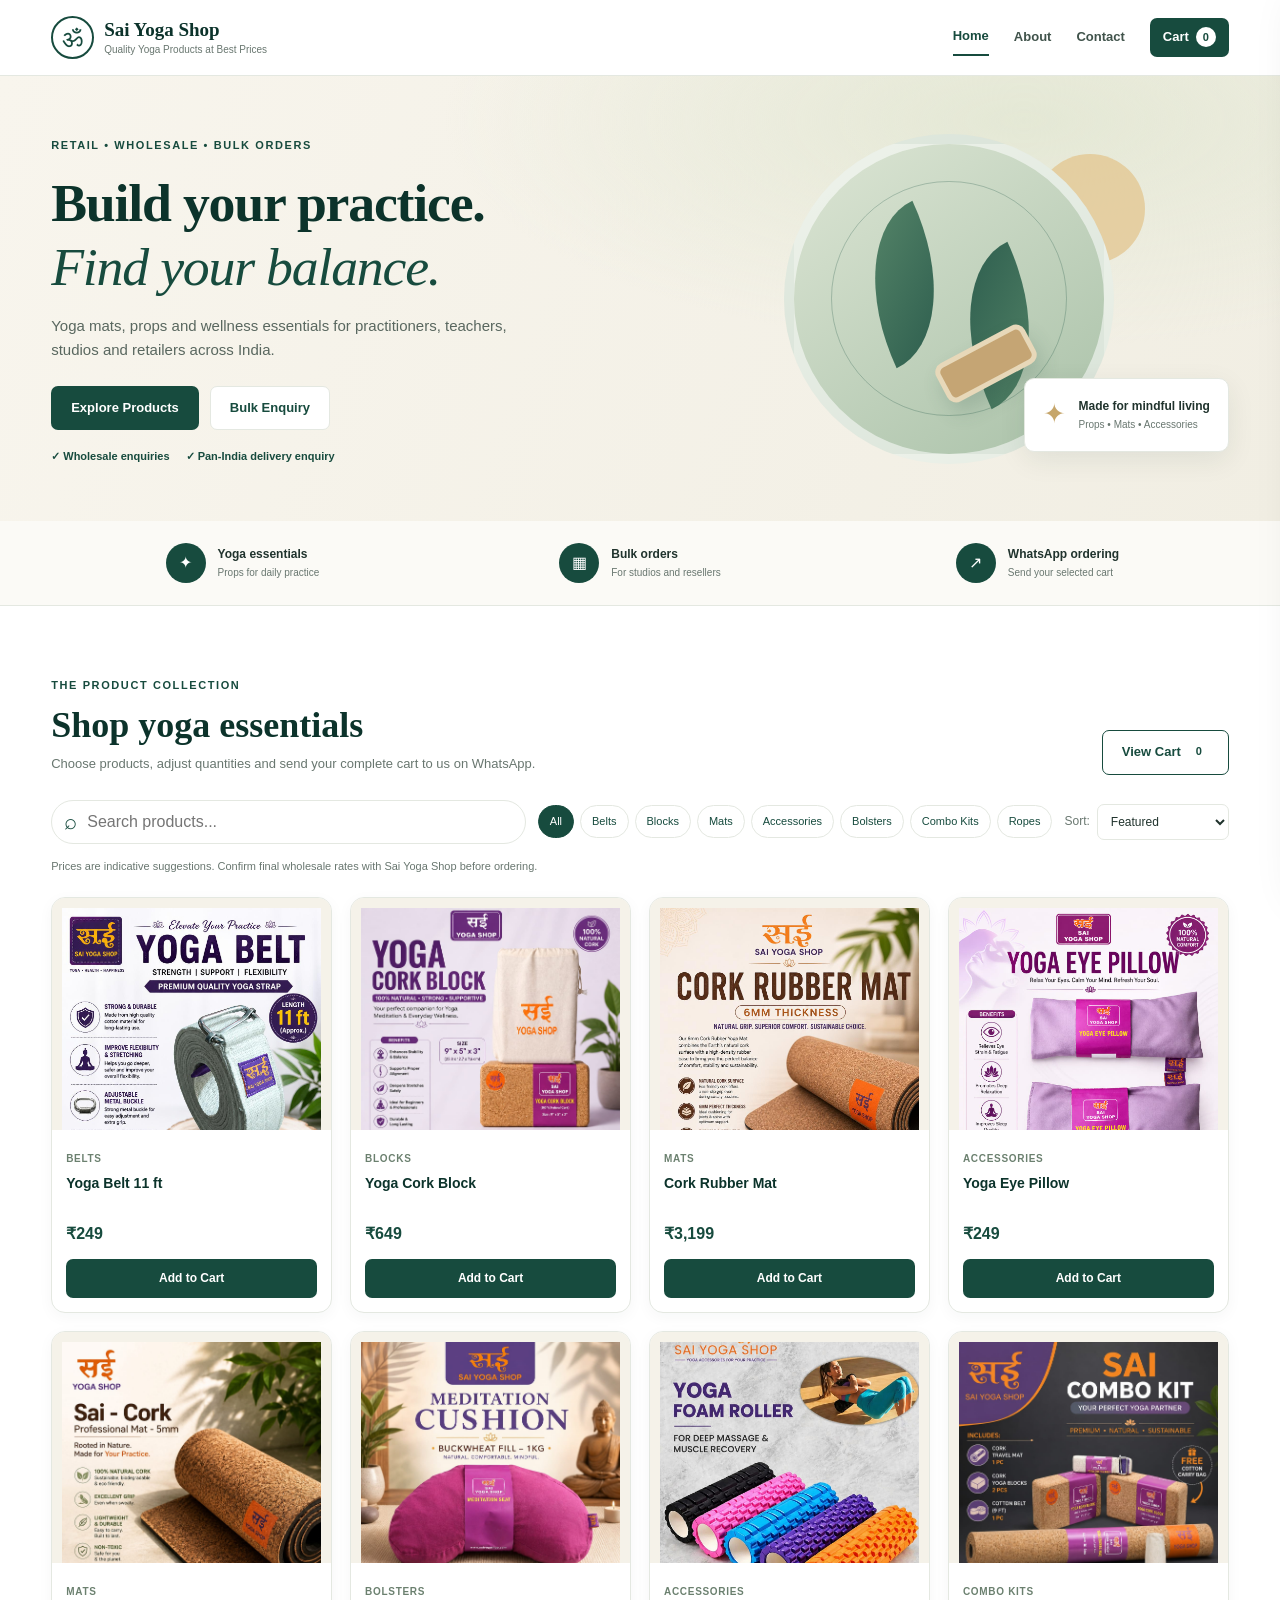
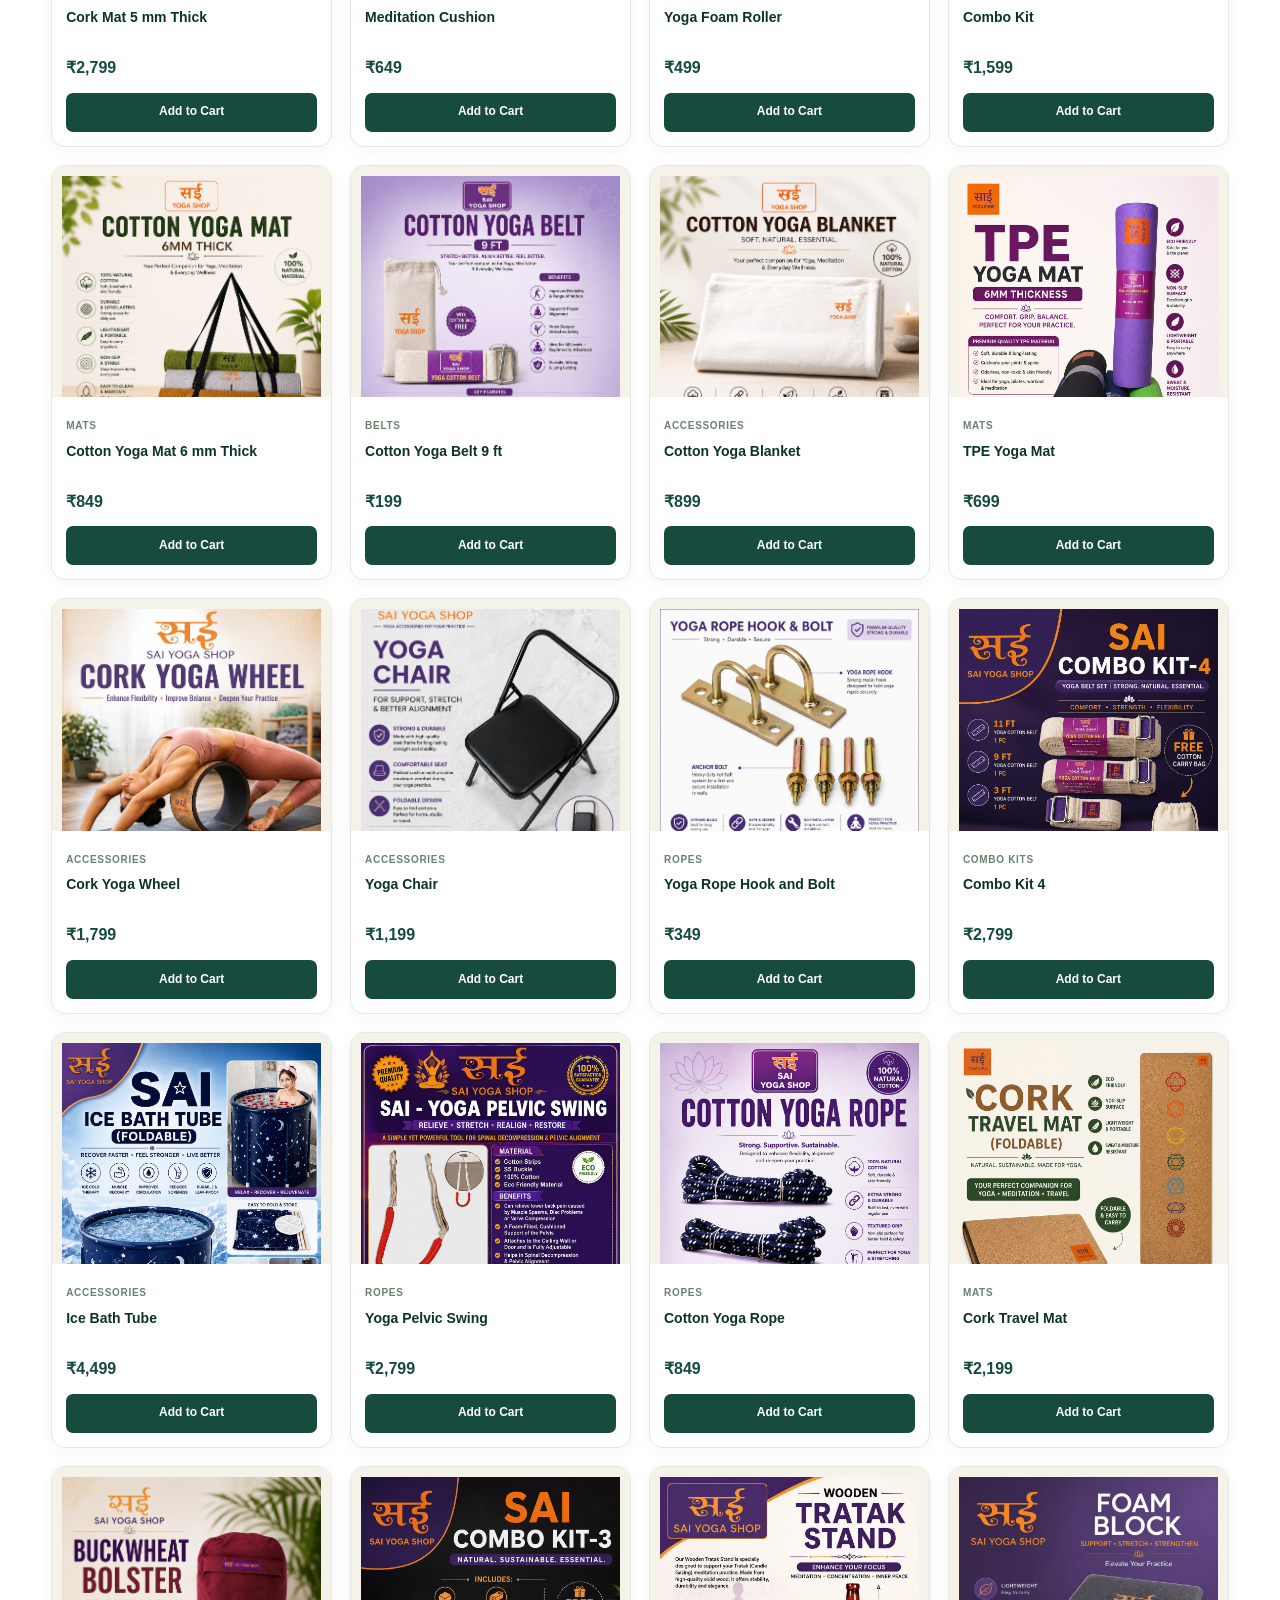
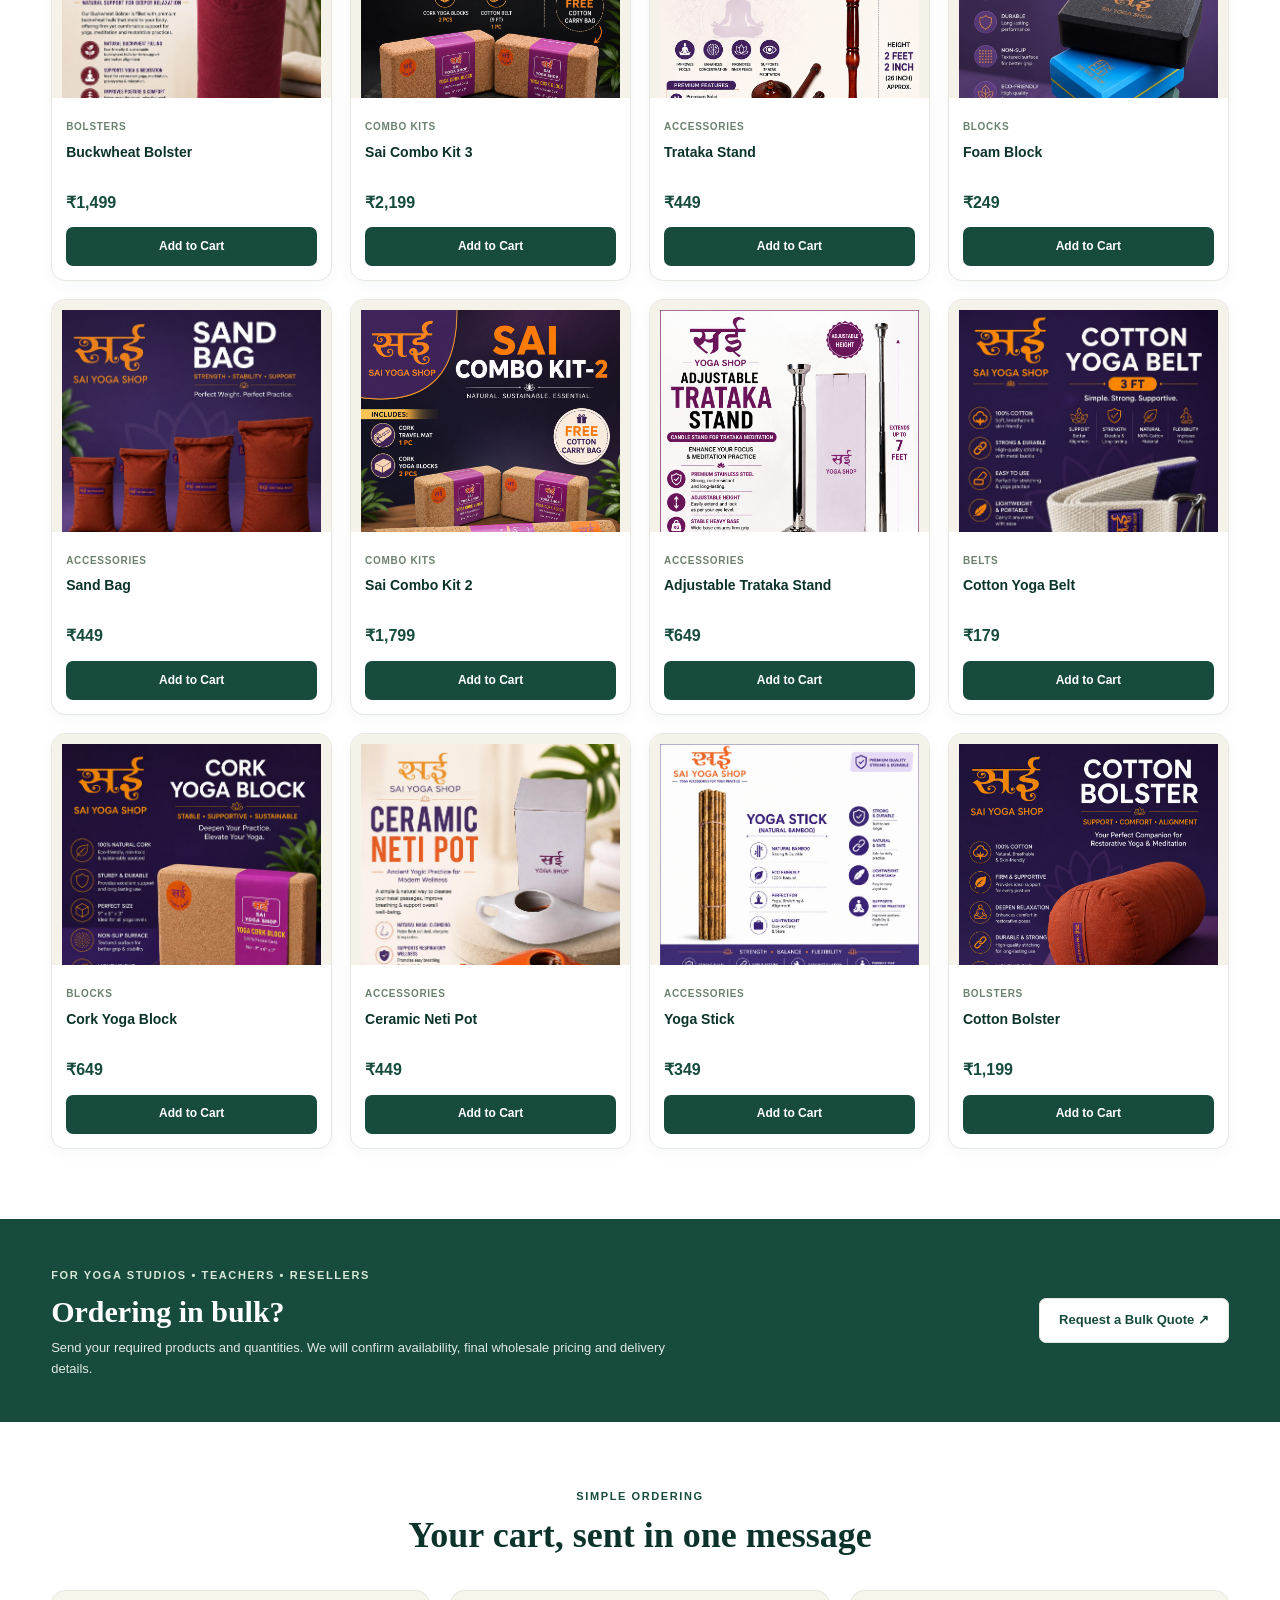
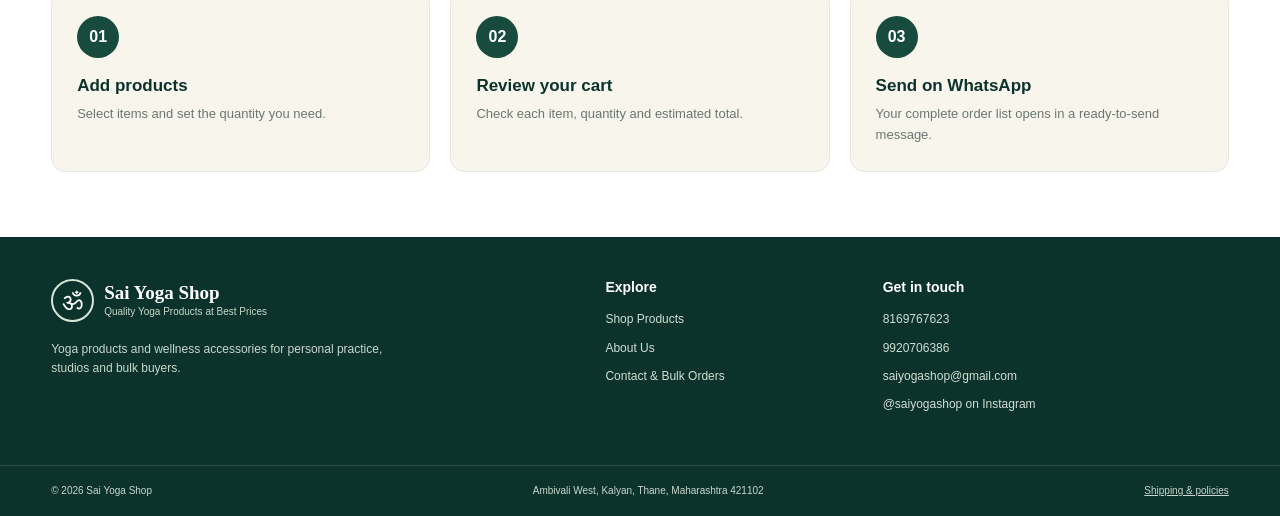
<file: index.html>
<!DOCTYPE html>
<html lang="en">
<head>
  <meta name="google-site-verification" content="GkDNi9QObpPlBnUnGCNZJ4CNU-qrolPEDbFaismxnP0" />
  <meta charset="UTF-8">
  <meta name="viewport" content="width=device-width, initial-scale=1.0">
  <meta name="theme-color" content="#174b3e">
  <meta name="description" content="Shop yoga mats, yoga props, meditation accessories and wholesale yoga products from Sai Yoga Shop.">
  <meta name="keywords" content="Sai Yoga Shop, yoga products wholesale, yoga mats, yoga props, bulk yoga products India">
  <title>Sai Yoga Shop | Yoga Products & Wholesale</title>
  <link rel="canonical" href="https://saiyogashop.com/">
  <link rel="stylesheet" href="style.css">
</head>

<body>

<header class="site-header">
  <a class="brand" href="index.html" aria-label="Sai Yoga Shop Home">
    <span class="brand-mark">ॐ</span>
    <span>
      <strong>Sai Yoga Shop</strong>
      <small>Quality Yoga Products at Best Prices</small>
    </span>
  </a>

  <button class="menu-toggle" id="menuToggle"
    aria-label="Toggle navigation" aria-expanded="false">☰</button>

  <nav class="main-nav" id="mainNav">
    <a class="active" href="index.html">Home</a>
    <a href="about.html">About</a>
    <a href="contact.html">Contact</a>
    <button class="nav-cart" id="openCartNav" type="button">
      Cart <span id="navCartCount">0</span>
    </button>
  </nav>
</header>

<main>

  <section class="hero">
    <div class="hero-copy">
      <span class="eyebrow">RETAIL • WHOLESALE • BULK ORDERS</span>
      <h1>Build your practice.<br><em>Find your balance.</em></h1>

      <p>
        Yoga mats, props and wellness essentials for practitioners,
        teachers, studios and retailers across India.
      </p>

      <div class="hero-actions">
        <a class="btn btn-primary" href="#shop">Explore Products</a>
        <a class="btn btn-light" href="contact.html">Bulk Enquiry</a>
      </div>

      <div class="hero-trust">
        <span>✓ Wholesale enquiries</span>
        <span>✓ Pan-India delivery enquiry</span>
      </div>
    </div>

    <div class="hero-art" aria-label="Yoga inspired artwork">
      <div class="sun"></div>
      <div class="hero-circle">
        <div class="leaf leaf-one"></div>
        <div class="leaf leaf-two"></div>
        <div class="mat-roll"></div>
      </div>

      <div class="hero-note">
        <span class="note-icon">✦</span>
        <span>
          <b>Made for mindful living</b>
          <small>Props • Mats • Accessories</small>
        </span>
      </div>
    </div>
  </section>

  <section class="benefits">
    <div>
      <span class="benefit-icon">✦</span>
      <span>
        <b>Yoga essentials</b>
        <small>Props for daily practice</small>
      </span>
    </div>

    <div>
      <span class="benefit-icon">▦</span>
      <span>
        <b>Bulk orders</b>
        <small>For studios and resellers</small>
      </span>
    </div>

    <div>
      <span class="benefit-icon">↗</span>
      <span>
        <b>WhatsApp ordering</b>
        <small>Send your selected cart</small>
      </span>
    </div>
  </section>

  <section class="shop-section section-wrap" id="shop">
    <div class="section-heading">
      <div>
        <span class="eyebrow">THE PRODUCT COLLECTION</span>
        <h2>Shop yoga essentials</h2>
        <p>
          Choose products, adjust quantities and send your complete
          cart to us on WhatsApp.
        </p>
      </div>

      <button class="btn btn-outline" id="openCartTop" type="button">
        View Cart <span id="topCartCount">0</span>
      </button>
    </div>

    <div class="shop-tools">
      <label class="search-box">
        <span>⌕</span>
        <input type="search" id="productSearch"
          placeholder="Search products..." aria-label="Search products">
      </label>

      <div class="category-pills" id="categoryFilters"
        aria-label="Filter products"></div>

      <label class="sort-select">
        <span>Sort:</span>
        <select id="sortProducts">
          <option value="default">Featured</option>
          <option value="low">Price: low to high</option>
          <option value="high">Price: high to low</option>
          <option value="az">Name: A–Z</option>
        </select>
      </label>
    </div>

    <p class="price-note">
      Prices are indicative suggestions. Confirm final wholesale rates
      with Sai Yoga Shop before ordering.
    </p>

    <div class="product-grid" id="productGrid" aria-live="polite"></div>

    <div class="no-results hidden" id="noResults">
      No products found. Try another search or category.
    </div>
  </section>

  <section class="bulk-banner">
    <div>
      <span class="eyebrow">FOR YOGA STUDIOS • TEACHERS • RESELLERS</span>
      <h2>Ordering in bulk?</h2>
      <p>
        Send your required products and quantities. We will confirm
        availability, final wholesale pricing and delivery details.
      </p>
    </div>

    <a class="btn btn-light" href="contact.html">
      Request a Bulk Quote ↗
    </a>
      </section>
      
  <section class="how-section section-wrap">
    <div class="section-heading centered">
      <div>
        <span class="eyebrow">SIMPLE ORDERING</span>
        <h2>Your cart, sent in one message</h2>
      </div>
    </div>

    <div class="steps-grid">
      <article>
        <span>01</span>
        <h3>Add products</h3>
        <p>Select items and set the quantity you need.</p>
      </article>

      <article>
        <span>02</span>
        <h3>Review your cart</h3>
        <p>Check each item, quantity and estimated total.</p>
      </article>

      <article>
        <span>03</span>
        <h3>Send on WhatsApp</h3>
        <p>Your complete order list opens in a ready-to-send message.</p>
      </article>
    </div>
  </section>

</main>

<footer class="site-footer">
  <div class="footer-main">

    <div class="footer-brand">
      <a class="brand brand-light" href="index.html">
        <span class="brand-mark">ॐ</span>
        <span>
          <strong>Sai Yoga Shop</strong>
          <small>Quality Yoga Products at Best Prices</small>
        </span>
      </a>

      <p>
        Yoga products and wellness accessories for personal practice,
        studios and bulk buyers.
      </p>
    </div>

    <div>
      <h3>Explore</h3>
      <a href="index.html#shop">Shop Products</a>
      <a href="about.html">About Us</a>
      <a href="contact.html">Contact & Bulk Orders</a>
    </div>

    <div>
      <h3>Get in touch</h3>
      <a href="tel:+918169767623">8169767623</a>
      <a href="tel:+919920706386">9920706386</a>
      <a href="mailto:saiyogashop@gmail.com">
        saiyogashop@gmail.com
      </a>
      <a href="https://www.instagram.com/saiyogashop/"
         target="_blank" rel="noopener">
        @saiyogashop on Instagram
      </a>
    </div>

  </div>

  <div class="footer-bottom">
    <span>© <span id="year"></span> Sai Yoga Shop</span>
    <span>Ambivali West, Kalyan, Thane, Maharashtra 421102</span>
    <a href="contact.html#policies">Shipping & policies</a>
  </div>
</footer>

<div class="cart-overlay" id="cartOverlay"></div>

<aside class="cart-drawer" id="cartDrawer"
  aria-label="Shopping cart" aria-hidden="true">

  <div class="cart-header">
    <div>
      <span class="eyebrow">YOUR SELECTION</span>
      <h2>Your Cart <span id="drawerCartCount">(0)</span></h2>
    </div>

    <button class="icon-button" id="closeCart"
      aria-label="Close cart">×</button>
  </div>

  <div class="cart-items" id="cartItems"></div>

  <div class="cart-empty" id="cartEmpty">
    <span>🛒</span>
    <h3>Your cart is empty</h3>
    <p>Add products to prepare your order.</p>
    <button class="btn btn-primary" id="continueShopping">
      Explore products
    </button>
  </div>

  <div class="cart-summary" id="cartSummary">
    <div class="summary-line">
      <span>Items subtotal</span>
      <strong id="cartSubtotal">₹0</strong>
    </div>

    <p>
      Shipping, bulk discounts and final rates are confirmed by the shop
      before payment.
    </p>

    <label class="field-label" for="customerName">
      Your name (optional)
    </label>
    <input id="customerName" class="field-input"
      placeholder="Enter your name">

    <label class="field-label" for="orderNotes">
      Order notes (optional)
    </label>
    <textarea id="orderNotes" class="field-input" rows="2"
      placeholder="City, bulk requirements, etc."></textarea>

    <button class="btn btn-whatsapp full-width" id="checkoutWhatsApp">
      Send order on WhatsApp ↗
    </button>

    <div class="secondary-order">
      <a id="whatsappSecond" href="https://wa.me/919920706386"
        target="_blank" rel="noopener">
        Use alternate WhatsApp number
      </a>
    </div>
  </div>

</aside>

<div class="toast" id="toast" role="status" aria-live="polite"></div>

<script src="script.js"></script>
</body>
</html>
</file>
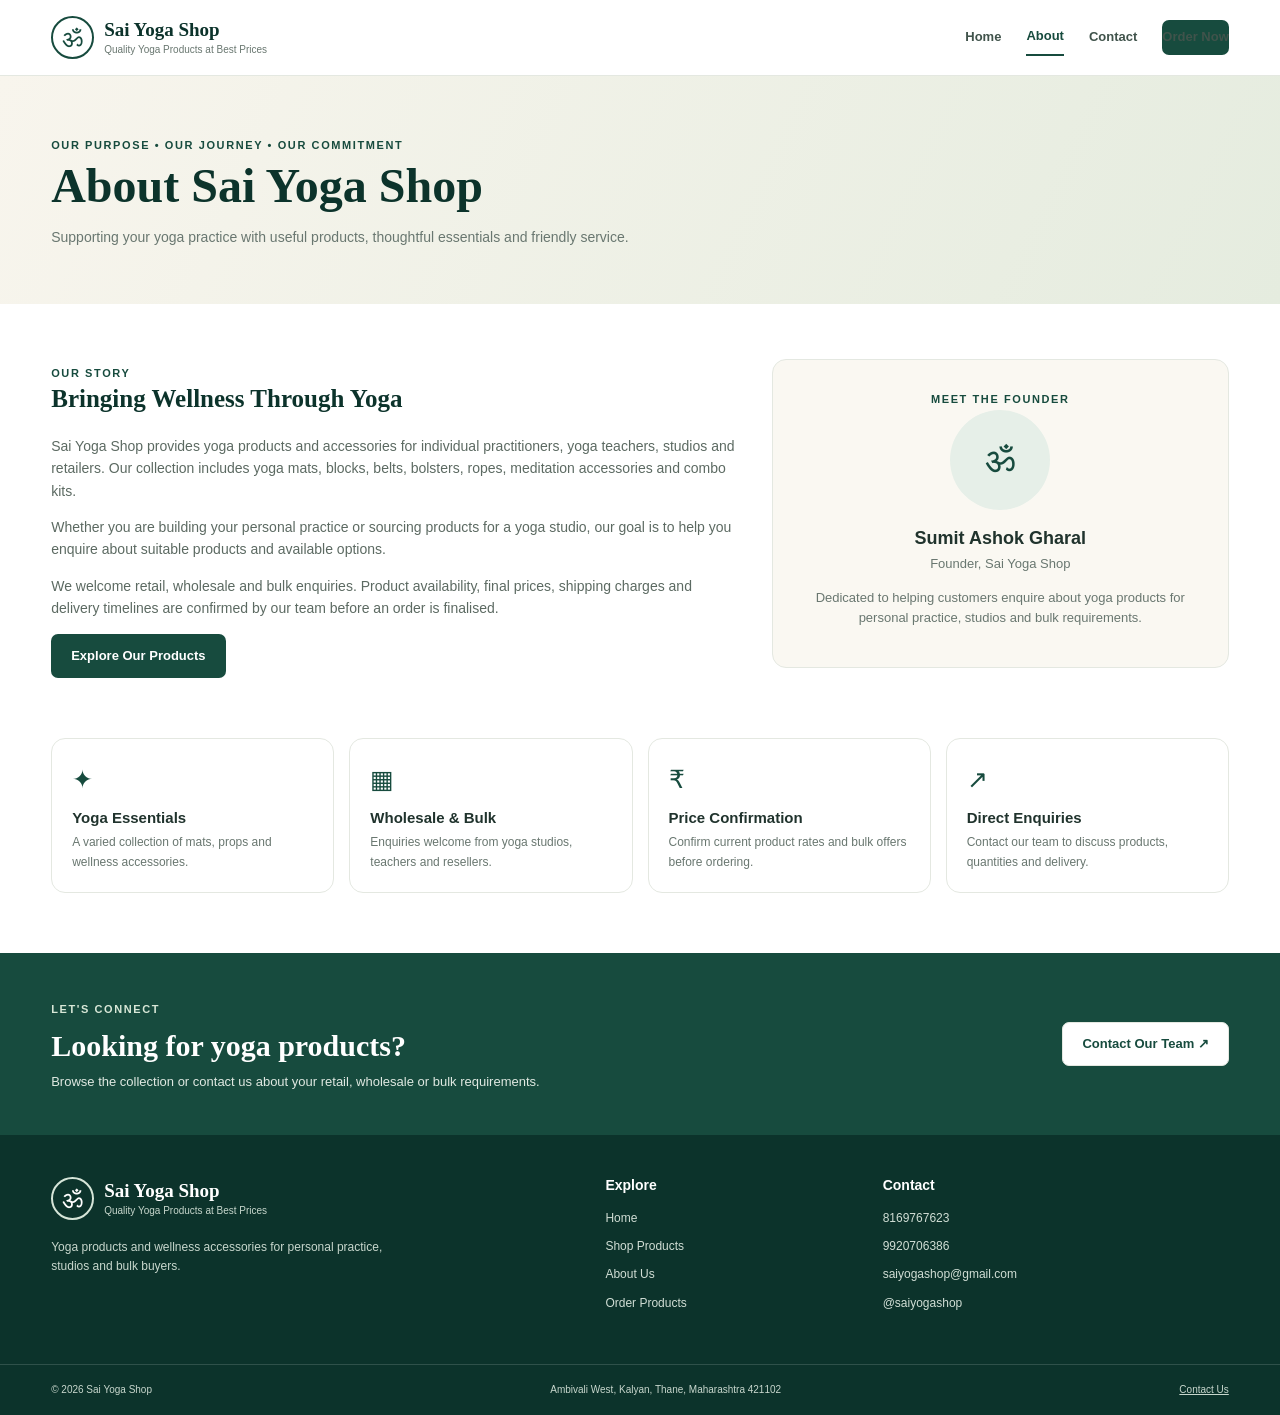
<file: about.html>
<!DOCTYPE html>
<html lang="en">
<head>
  <meta charset="UTF-8">
  <meta name="viewport" content="width=device-width, initial-scale=1.0">
  <meta name="theme-color" content="#174b3e">
  <meta name="description" content="Discover Sai Yoga Shop, founded by Sumit Ashok Gharal, offering yoga products and accessories for practitioners, studios and wholesale buyers.">
  <title>About Us | Sai Yoga Shop</title>
  <link rel="canonical" href="https://saiyogashop.com/about.html">
  <link rel="stylesheet" href="style.css">
</head>
<body>

<header class="site-header">
  <a class="brand" href="index.html" aria-label="Sai Yoga Shop Home">
    <span class="brand-mark">ॐ</span>
    <span>
      <strong>Sai Yoga Shop</strong>
      <small>Quality Yoga Products at Best Prices</small>
    </span>
  </a>

  <button class="menu-toggle" id="menuToggle"
    aria-label="Toggle navigation" aria-expanded="false">☰</button>

  <nav class="main-nav" id="mainNav">
    <a href="index.html">Home</a>
    <a class="active" href="about.html">About</a>
    <a href="contact.html">Contact</a>
    <a class="nav-cart" href="order.html">Order Now</a>
  </nav>
</header>

<main>
  <section class="page-hero">
    <div class="page-hero-inner">
      <span class="eyebrow">OUR PURPOSE • OUR JOURNEY • OUR COMMITMENT</span>
      <h1>About Sai Yoga Shop</h1>
      <p>
        Supporting your yoga practice with useful products,
        thoughtful essentials and friendly service.
      </p>
    </div>
  </section>

  <section class="about-section section-wrap">
    <div class="about-copy">
      <span class="eyebrow">OUR STORY</span>
      <h2>Bringing Wellness Through Yoga</h2>

      <p>
        Sai Yoga Shop provides yoga products and accessories for
        individual practitioners, yoga teachers, studios and retailers.
        Our collection includes yoga mats, blocks, belts, bolsters,
        ropes, meditation accessories and combo kits.
      </p>

      <p>
        Whether you are building your personal practice or sourcing
        products for a yoga studio, our goal is to help you enquire
        about suitable products and available options.
      </p>

      <p>
        We welcome retail, wholesale and bulk enquiries. Product
        availability, final prices, shipping charges and delivery
        timelines are confirmed by our team before an order is finalised.
      </p>

      <a class="btn btn-primary" href="index.html#shop">
        Explore Our Products
      </a>
    </div>

    <aside class="founder-card">
      <span class="eyebrow">MEET THE FOUNDER</span>
      <div class="founder-placeholder" aria-hidden="true">ॐ</div>
      <h3>Sumit Ashok Gharal</h3>
      <p>Founder, Sai Yoga Shop</p>
      <p>
        Dedicated to helping customers enquire about yoga products
        for personal practice, studios and bulk requirements.
      </p>
    </aside>
  </section>
  
  <section class="feature-grid section-wrap">
    <article class="feature-card">
      <span class="feature-icon">✦</span>
      <h3>Yoga Essentials</h3>
      <p>A varied collection of mats, props and wellness accessories.</p>
    </article>

    <article class="feature-card">
      <span class="feature-icon">▦</span>
      <h3>Wholesale & Bulk</h3>
      <p>Enquiries welcome from yoga studios, teachers and resellers.</p>
    </article>

    <article class="feature-card">
      <span class="feature-icon">₹</span>
      <h3>Price Confirmation</h3>
      <p>Confirm current product rates and bulk offers before ordering.</p>
    </article>

    <article class="feature-card">
      <span class="feature-icon">↗</span>
      <h3>Direct Enquiries</h3>
      <p>Contact our team to discuss products, quantities and delivery.</p>
    </article>
  </section>

  <section class="bulk-banner">
    <div>
      <span class="eyebrow">LET'S CONNECT</span>
      <h2>Looking for yoga products?</h2>
      <p>
        Browse the collection or contact us about your retail,
        wholesale or bulk requirements.
      </p>
    </div>

    <a class="btn btn-light" href="contact.html">
      Contact Our Team ↗
    </a>
  </section>
</main>

<footer class="site-footer">
  <div class="footer-main">
    <div class="footer-brand">
      <a class="brand brand-light" href="index.html">
        <span class="brand-mark">ॐ</span>
        <span>
          <strong>Sai Yoga Shop</strong>
          <small>Quality Yoga Products at Best Prices</small>
        </span>
      </a>
      <p>
        Yoga products and wellness accessories for personal practice,
        studios and bulk buyers.
      </p>
    </div>

    <div>
      <h3>Explore</h3>
      <a href="index.html">Home</a>
      <a href="index.html#shop">Shop Products</a>
      <a href="about.html">About Us</a>
      <a href="order.html">Order Products</a>
    </div>

    <div>
      <h3>Contact</h3>
      <a href="tel:+918169767623">8169767623</a>
      <a href="tel:+919920706386">9920706386</a>
      <a href="mailto:saiyogashop@gmail.com">saiyogashop@gmail.com</a>
      <a href="https://www.instagram.com/saiyogashop/"
         target="_blank" rel="noopener">@saiyogashop</a>
    </div>
  </div>

  <div class="footer-bottom">
    <span>© <span id="year"></span> Sai Yoga Shop</span>
    <span>Ambivali West, Kalyan, Thane, Maharashtra 421102</span>
    <a href="contact.html">Contact Us</a>
  </div>
</footer>

<script>
  const menuToggle = document.getElementById("menuToggle");
  const mainNav = document.getElementById("mainNav");

  menuToggle.addEventListener("click", () => {
    const opened = mainNav.classList.toggle("open");
    menuToggle.setAttribute("aria-expanded", String(opened));
  });

  document.getElementById("year").textContent =
    new Date().getFullYear();
</script>

</body>
</html>
</file>
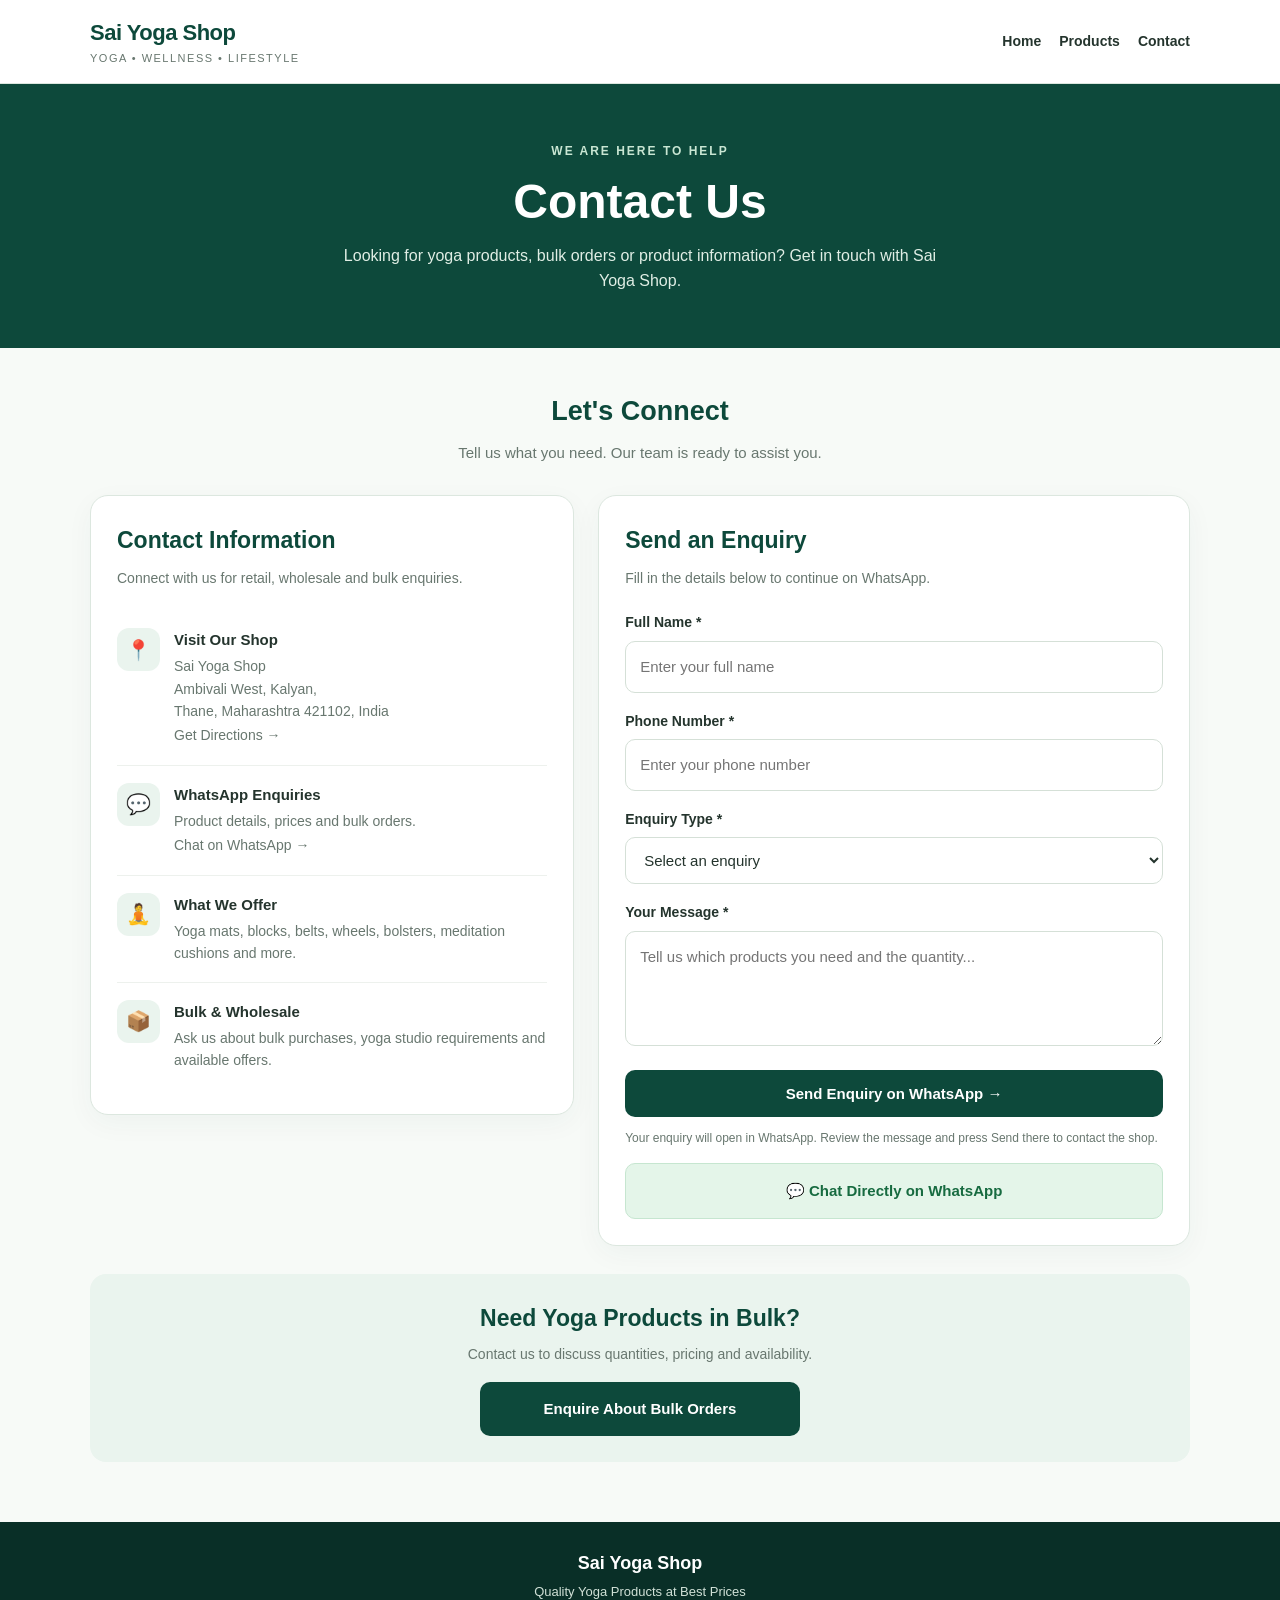
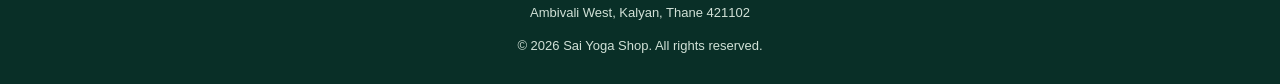
<file: contact.html>
<!DOCTYPE html>
<html lang="en">
<head>
  <meta charset="UTF-8">
  <meta name="viewport" content="width=device-width, initial-scale=1.0">
  <meta name="theme-color" content="#0d493b">

  <meta name="description" content="Contact Sai Yoga Shop for yoga mats, yoga props, meditation accessories, wholesale orders and product enquiries.">

  <title>Contact Us | Sai Yoga Shop</title>

  <link rel="canonical" href="https://saiyogashop.com/contact.html">

  <style>
    :root {
      --green: #0d493b;
      --green-light: #eaf4ee;
      --accent: #c9e6d3;
      --text: #24342d;
      --muted: #68776f;
      --white: #ffffff;
      --border: #dce7df;
    }

    * {
      box-sizing: border-box;
      margin: 0;
      padding: 0;
    }

    html {
      scroll-behavior: smooth;
    }

    body {
      font-family: Arial, Helvetica, sans-serif;
      background: #f7faf7;
      color: var(--text);
      line-height: 1.6;
    }

    a {
      color: inherit;
      text-decoration: none;
    }

    .container {
      width: min(1100px, 92%);
      margin: auto;
    }

    header {
      background: var(--white);
      border-bottom: 1px solid var(--border);
    }

    .navbar {
      min-height: 76px;
      display: flex;
      align-items: center;
      justify-content: space-between;
      gap: 18px;
      flex-wrap: wrap;
      padding: 15px 0;
    }

    .logo {
      color: var(--green);
      font-size: 22px;
      font-weight: 800;
      letter-spacing: -0.5px;
    }

    .logo span {
      display: block;
      color: var(--muted);
      font-size: 11px;
      font-weight: 500;
      letter-spacing: 1.5px;
      text-transform: uppercase;
    }

    nav {
      display: flex;
      align-items: center;
      flex-wrap: wrap;
      gap: 18px;
      font-size: 14px;
      font-weight: 600;
    }

    nav a:hover {
      color: #16805d;
    }

    .hero {
      background: var(--green);
      color: var(--white);
      padding: 58px 0 54px;
      text-align: center;
    }

    .eyebrow {
      color: #c9e6d3;
      font-size: 12px;
      letter-spacing: 2px;
      font-weight: 700;
      text-transform: uppercase;
    }

    .hero h1 {
      font-size: clamp(32px, 6vw, 48px);
      line-height: 1.2;
      margin: 12px 0;
    }

    .hero p {
      max-width: 600px;
      margin: auto;
      color: #e0eee5;
      font-size: 16px;
    }

    .main {
      padding: 42px 0 60px;
    }

    .intro {
      text-align: center;
      margin-bottom: 30px;
    }

    .intro h2 {
      color: var(--green);
      font-size: 27px;
      margin-bottom: 8px;
    }

    .intro p {
      color: var(--muted);
      font-size: 15px;
    }

    .contact-grid {
      display: grid;
      grid-template-columns: 0.9fr 1.1fr;
      gap: 24px;
      align-items: start;
    }

    .panel {
      background: var(--white);
      border: 1px solid var(--border);
      border-radius: 18px;
      padding: 26px;
      box-shadow: 0 8px 28px rgba(13, 73, 59, 0.045);
    }

    .panel h2 {
      color: var(--green);
      font-size: 23px;
      margin-bottom: 8px;
    }

    .panel-description {
      color: var(--muted);
      font-size: 14px;
      margin-bottom: 22px;
    }

    .info-item {
      display: flex;
      gap: 14px;
      padding: 17px 0;
      border-bottom: 1px solid #edf1ed;
    }

    .info-item:last-child {
      border-bottom: 0;
    }

    .info-icon {
      width: 43px;
      height: 43px;
      flex-shrink: 0;
      display: grid;
      place-items: center;
      background: var(--green-light);
      border-radius: 12px;
      font-size: 20px;
    }

    .info-item h3 {
      font-size: 15px;
      margin-bottom: 3px;
    }

    .info-item p,
    .info-item a {
      font-size: 14px;
      color: var(--muted);
      overflow-wrap: anywhere;
    }

    .info-item a:hover {
      color: var(--green);
    }

    .form-group {
      margin-bottom: 17px;
    }

    label {
      display: block;
      font-size: 14px;
      font-weight: 700;
      margin-bottom: 7px;
    }

    input,
    select,
    textarea {
      width: 100%;
      padding: 13px 14px;
      border: 1px solid #d5e0d7;
      border-radius: 10px;
      background: #fff;
      color: var(--text);
      font: inherit;
      font-size: 15px;
      outline: none;
    }

    input:focus,
    select:focus,
    textarea:focus {
      border-color: var(--green);
      box-shadow: 0 0 0 3px rgba(13, 73, 59, 0.08);
    }

    textarea {
      min-height: 115px;
      resize: vertical;
    }

    .btn {
      display: inline-flex;
      width: 100%;
      justify-content: center;
      align-items: center;
      gap: 8px;
      border: 0;
      border-radius: 10px;
      padding: 15px 18px;
      font-size: 15px;
      font-weight: 700;
      cursor: pointer;
      text-align: center;
    }

    .btn-primary {
      background: var(--green);
      color: #fff;
    }

    .btn-primary:hover {
      background: #17614e;
    }

    .btn-whatsapp {
      margin-top: 15px;
      background: #e4f5e9;
      color: #176b40;
      border: 1px solid #c6e6d0;
    }

    .note {
      color: var(--muted);
      font-size: 12px;
      margin-top: 12px;
    }

    .bottom-cta {
      margin-top: 28px;
      padding: 26px;
      background: var(--green-light);
      border-radius: 16px;
      text-align: center;
    }

    .bottom-cta h2 {
      color: var(--green);
      font-size: 23px;
      margin-bottom: 6px;
    }

    .bottom-cta p {
      color: var(--muted);
      font-size: 14px;
      margin-bottom: 16px;
    }

    .bottom-cta .btn {
      max-width: 320px;
      margin: auto;
    }

    footer {
      background: #092f27;
      color: #fff;
      padding: 27px 0;
      text-align: center;
    }

    footer p {
      font-size: 13px;
      color: #d1e1d7;
    }

    footer .footer-name {
      color: #fff;
      font-size: 18px;
      font-weight: 700;
      margin-bottom: 5px;
    }

    @media (max-width: 760px) {
      .navbar {
        justify-content: center;
        text-align: center;
      }

      nav {
        justify-content: center;
        gap: 12px 17px;
      }

      .hero {
        padding: 44px 0;
      }

      .contact-grid {
        grid-template-columns: 1fr;
      }

      .panel {
        padding: 21px;
      }

      .main {
        padding-top: 32px;
      }
    }
  </style>
</head>

<body>

  <header>
    <div class="container navbar">
      <a href="index.html" class="logo">
        Sai Yoga Shop
        <span>Yoga • Wellness • Lifestyle</span>
      </a>

      <nav aria-label="Main navigation">
        <a href="index.html">Home</a>
        <a href="products.html">Products</a>
        <a href="contact.html" aria-current="page">Contact</a>
      </nav>
    </div>
  </header>

  <section class="hero">
    <div class="container">
      <div class="eyebrow">We Are Here to Help</div>
      <h1>Contact Us</h1>
      <p>
        Looking for yoga products, bulk orders or product information?
        Get in touch with Sai Yoga Shop.
      </p>
    </div>
  </section>

  <main class="main">
    <div class="container">

      <div class="intro">
        <h2>Let's Connect</h2>
        <p>Tell us what you need. Our team is ready to assist you.</p>
      </div>

      <div class="contact-grid">

        <section class="panel">
          <h2>Contact Information</h2>
          <p class="panel-description">
            Connect with us for retail, wholesale and bulk enquiries.
          </p>

          <div class="info-item">
            <div class="info-icon">📍</div>
            <div>
              <h3>Visit Our Shop</h3>
              <p>
                Sai Yoga Shop<br>
                Ambivali West, Kalyan,<br>
                Thane, Maharashtra 421102, India
              </p>
              <a
                href="https://www.google.com/maps/search/?api=1&query=Sai+Yoga+Shop+Ambivali+West+Kalyan+Thane+421102"
                target="_blank"
                rel="noopener noreferrer"
              >Get Directions →</a>
            </div>
          </div>

          <div class="info-item">
            <div class="info-icon">💬</div>
            <div>
              <h3>WhatsApp Enquiries</h3>
              <p>Product details, prices and bulk orders.</p>
              <a
                href="https://wa.me/8169767623"
                target="_blank"
                rel="noopener noreferrer"
              >Chat on WhatsApp →</a>
            </div>
          </div>

          <div class="info-item">
            <div class="info-icon">🧘</div>
            <div>
              <h3>What We Offer</h3>
              <p>
                Yoga mats, blocks, belts, wheels, bolsters,
                meditation cushions and more.
              </p>
            </div>
          </div>

          <div class="info-item">
            <div class="info-icon">📦</div>
            <div>
              <h3>Bulk & Wholesale</h3>
              <p>
                Ask us about bulk purchases, yoga studio
                requirements and available offers.
              </p>
            </div>
          </div>
        </section>

        <section class="panel">
          <h2>Send an Enquiry</h2>
          <p class="panel-description">
            Fill in the details below to continue on WhatsApp.
          </p>

          <form id="contactForm">

            <div class="form-group">
              <label for="name">Full Name *</label>
              <input
                type="text"
                id="name"
                name="name"
                placeholder="Enter your full name"
                autocomplete="name"
                required
              >
            </div>

            <div class="form-group">
              <label for="phone">Phone Number *</label>
              <input
                type="tel"
                id="phone"
                name="phone"
                placeholder="Enter your phone number"
                autocomplete="tel"
                inputmode="tel"
                required
              >
            </div>

            <div class="form-group">
              <label for="enquiry">Enquiry Type *</label>
              <select id="enquiry" name="enquiry" required>
                <option value="">Select an enquiry</option>
                <option>Product Price</option>
                <option>Yoga Mats</option>
                <option>Yoga Props & Accessories</option>
                <option>Wholesale Order</option>
                <option>Bulk Order</option>
                <option>Yoga Studio Requirements</option>
                <option>Delivery Information</option>
                <option>Other Enquiry</option>
              </select>
            </div>

            <div class="form-group">
              <label for="message">Your Message *</label>
              <textarea
                id="message"
                name="message"
                placeholder="Tell us which products you need and the quantity..."
                required
              ></textarea>
            </div>

            <button class="btn btn-primary" type="submit">
              Send Enquiry on WhatsApp →
            </button>

            <p class="note">
              Your enquiry will open in WhatsApp. Review the message
              and press Send there to contact the shop.
            </p>

          </form>

          <a
            class="btn btn-whatsapp"
            href="https://wa.me/ 8169767623"
            target="_blank"
            rel="noopener noreferrer"
          >
            💬 Chat Directly on WhatsApp
          </a>
        </section>

      </div>

      <section class="bottom-cta">
        <h2>Need Yoga Products in Bulk?</h2>
        <p>
          Contact us to discuss quantities, pricing and availability.
        </p>
        <a
          class="btn btn-primary"
          href="https://wa.me/ 8169767623?text=Hello%20Sai%20Yoga%20Shop%2C%20I%20would%20like%20to%20enquire%20about%20bulk%20orders."
          target="_blank"
          rel="noopener noreferrer"
        >
          Enquire About Bulk Orders
        </a>
      </section>

    </div>
  </main>

  <footer>
    <div class="container">
      <p class="footer-name">Sai Yoga Shop</p>
      <p>Quality Yoga Products at Best Prices</p>
      <p>Ambivali West, Kalyan, Thane 421102</p>
      <p style="margin-top: 12px;">
        © <span id="year"></span> Sai Yoga Shop. All rights reserved.
      </p>
    </div>
  </footer>

  <script>
    document.getElementById("year").textContent =
      new Date().getFullYear();

    document.getElementById("contactForm").addEventListener(
      "submit",
      function (event) {
        event.preventDefault();

        const name = document.getElementById("name").value.trim();
        const phone = document.getElementById("phone").value.trim();
        const enquiry = document.getElementById("enquiry").value;
        const message = document.getElementById("message").value.trim();

        if (!name || !phone || !enquiry || !message) {
          alert("Please fill in all required fields.");
          return;
        }

        const phoneDigits = phone.replace(/\D/g, "");

        if (phoneDigits.length < 10 || phoneDigits.length > 15) {
          alert("Please enter a valid phone number.");
          return;
        }

        const whatsappMessage =
          "Hello Sai Yoga Shop!\n\n" +
          "I would like to make an enquiry.\n\n" +
          "Name: " + name + "\n" +
          "My Phone: " + phone + "\n" +
          "Enquiry Type: " + enquiry + "\n" +
          "Message: " + message + "\n\n" +
          "Please share the details. Thank you!";

        const whatsappURL =
          "https://wa.me/918169767623?text=" +
          encodeURIComponent(whatsappMessage);

        window.open(whatsappURL, "_blank", "noopener,noreferrer");
      }
    );
  </script>

</body>
  </html>
</file>
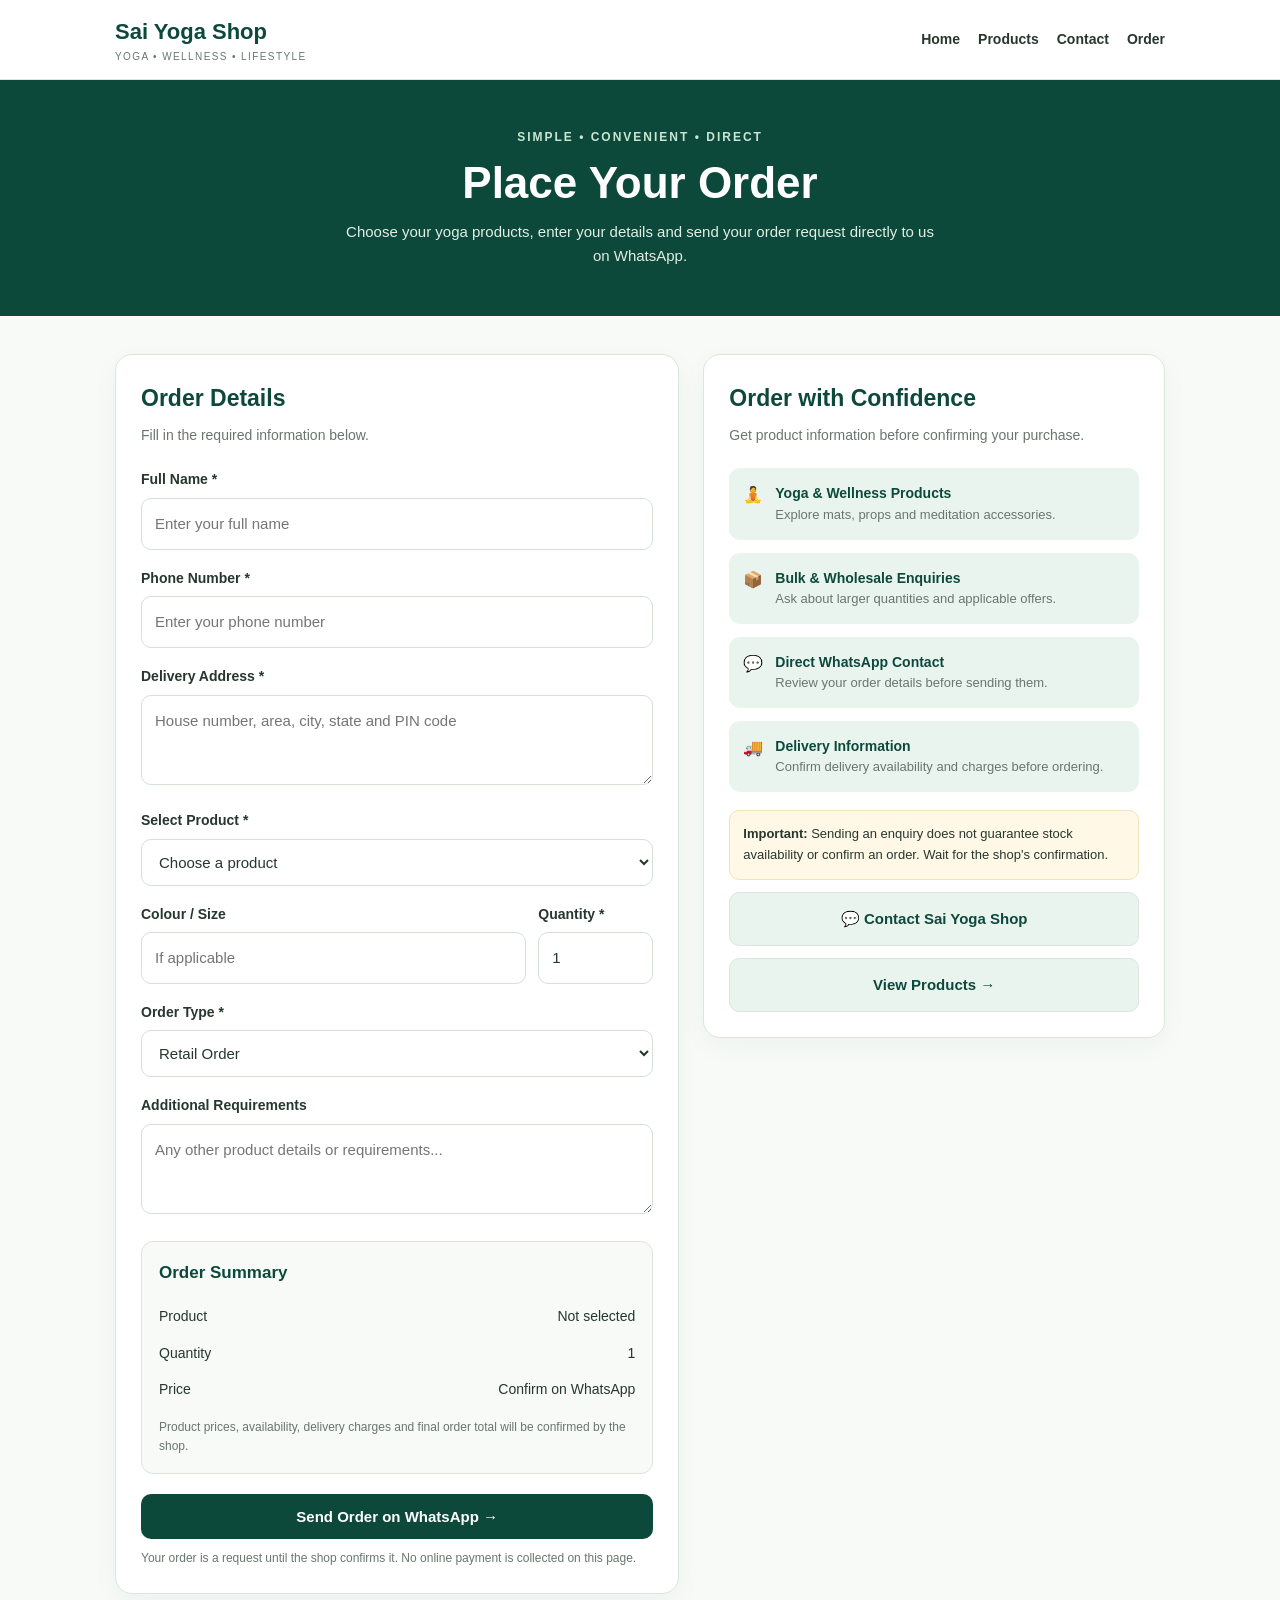
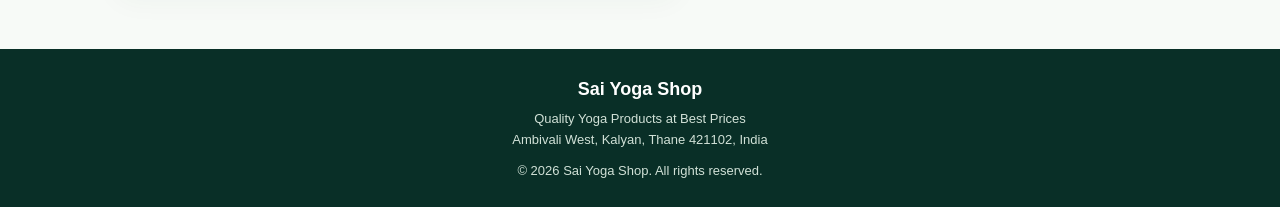
<file: order.html>
<!DOCTYPE html>
<html lang="en">
<head>
  <meta charset="UTF-8">
  <meta name="viewport" content="width=device-width, initial-scale=1.0">
  <meta name="theme-color" content="#0d493b">
  <meta name="description" content="Place your yoga product order with Sai Yoga Shop. Send your order details directly through WhatsApp.">
  <title>Place an Order | Sai Yoga Shop</title>
  <link rel="canonical" href="https://saiyogashop.com/order.html">

  <style>
    :root {
      --green: #0d493b;
      --light: #eaf4ee;
      --text: #26372e;
      --muted: #69766e;
      --border: #dce6df;
      --white: #fff;
    }

    * {
      box-sizing: border-box;
      margin: 0;
      padding: 0;
    }

    body {
      font-family: Arial, Helvetica, sans-serif;
      color: var(--text);
      background: #f7faf7;
      line-height: 1.6;
    }

    a {
      color: inherit;
      text-decoration: none;
    }

    .container {
      width: min(1050px, 92%);
      margin: auto;
    }

    header {
      background: white;
      border-bottom: 1px solid var(--border);
    }

    .nav {
      min-height: 75px;
      display: flex;
      align-items: center;
      justify-content: space-between;
      gap: 16px;
      flex-wrap: wrap;
      padding: 14px 0;
    }

    .brand {
      color: var(--green);
      font-size: 22px;
      font-weight: 800;
    }

    .brand small {
      display: block;
      font-size: 10px;
      color: var(--muted);
      letter-spacing: 1.4px;
      font-weight: 500;
    }

    nav {
      display: flex;
      gap: 18px;
      flex-wrap: wrap;
      font-size: 14px;
      font-weight: 700;
    }

    nav a:hover {
      color: #16805d;
    }

    .hero {
      background: var(--green);
      color: white;
      text-align: center;
      padding: 48px 0;
    }

    .hero .tag {
      color: #c9e6d3;
      font-size: 12px;
      letter-spacing: 2px;
      font-weight: 700;
      text-transform: uppercase;
    }

    .hero h1 {
      font-size: clamp(30px, 5vw, 44px);
      line-height: 1.2;
      margin: 10px 0;
    }

    .hero p {
      max-width: 600px;
      margin: auto;
      color: #e0eee5;
      font-size: 15px;
    }

    main {
      padding: 38px 0 55px;
    }

    .layout {
      display: grid;
      grid-template-columns: 1.1fr 0.9fr;
      gap: 24px;
      align-items: start;
    }

    .card {
      background: white;
      border: 1px solid var(--border);
      border-radius: 17px;
      padding: 25px;
      box-shadow: 0 8px 28px rgba(13, 73, 59, 0.04);
    }

    .card h2 {
      color: var(--green);
      font-size: 23px;
      margin-bottom: 7px;
    }

    .muted {
      color: var(--muted);
      font-size: 14px;
      margin-bottom: 22px;
    }

    .field {
      margin-bottom: 17px;
    }

    label {
      display: block;
      font-size: 14px;
      font-weight: 700;
      margin-bottom: 7px;
    }

    input, select, textarea {
      width: 100%;
      padding: 13px;
      border: 1px solid #d5e0d7;
      border-radius: 10px;
      background: white;
      color: var(--text);
      font: inherit;
      font-size: 15px;
      outline: none;
    }

    input:focus, select:focus, textarea:focus {
      border-color: var(--green);
    }

    textarea {
      min-height: 90px;
      resize: vertical;
    }

    .quantity-row {
      display: grid;
      grid-template-columns: 1fr 115px;
      gap: 12px;
    }

    .btn {
      width: 100%;
      display: inline-flex;
      justify-content: center;
      align-items: center;
      border: 0;
      border-radius: 10px;
      padding: 14px 18px;
      font-size: 15px;
      font-weight: 700;
      cursor: pointer;
      text-align: center;
    }

    .btn-green {
      background: var(--green);
      color: white;
    }

    .btn-green:hover {
      background: #17614e;
    }

    .btn-light {
      background: var(--light);
      color: var(--green);
      margin-top: 12px;
      border: 1px solid var(--border);
    }

    .summary {
      background: #f7faf7;
      border: 1px solid var(--border);
      border-radius: 12px;
      padding: 17px;
      margin: 20px 0;
    }

    .summary h3 {
      color: var(--green);
      font-size: 17px;
      margin-bottom: 12px;
    }

    .summary-line {
      display: flex;
      justify-content: space-between;
      gap: 12px;
      font-size: 14px;
      padding: 7px 0;
    }

    .summary-line span:last-child {
      text-align: right;
      overflow-wrap: anywhere;
    }

    .summary-note {
      color: var(--muted);
      font-size: 12px;
      margin-top: 10px;
    }

    .benefits {
      display: grid;
      gap: 13px;
      margin-top: 18px;
    }

    .benefit {
      display: flex;
      gap: 12px;
      align-items: flex-start;
      padding: 14px;
      border-radius: 11px;
      background: var(--light);
    }

    .benefit strong {
      display: block;
      color: var(--green);
      font-size: 14px;
    }

    .benefit p {
      color: var(--muted);
      font-size: 13px;
    }

    .notice {
      background: #fff8e7;
      border: 1px solid #f0e2b9;
      border-radius: 10px;
      padding: 13px;
      font-size: 13px;
      margin-top: 18px;
    }

    footer {
      background: #092f27;
      color: white;
      text-align: center;
      padding: 26px 0;
    }

    footer p {
      font-size: 13px;
      color: #d1e1d7;
    }

    footer strong {
      display: block;
      font-size: 18px;
      margin-bottom: 5px;
    }

    @media (max-width: 760px) {
      .nav {
        justify-content: center;
        text-align: center;
      }

      nav {
        justify-content: center;
        gap: 12px 16px;
      }

      .layout {
        grid-template-columns: 1fr;
      }

      .hero {
        padding: 40px 0;
      }

      .card {
        padding: 20px;
      }
    }

    @media (max-width: 380px) {
      .quantity-row {
        grid-template-columns: 1fr 90px;
      }
    }
  </style>
</head>

<body>

  <header>
    <div class="container nav">
      <a href="index.html" class="brand">
        Sai Yoga Shop
        <small>YOGA • WELLNESS • LIFESTYLE</small>
      </a>

      <nav aria-label="Main navigation">
        <a href="index.html">Home</a>
        <a href="products.html">Products</a>
        <a href="contact.html">Contact</a>
        <a href="order.html" aria-current="page">Order</a>
      </nav>
    </div>
  </header>

  <section class="hero">
    <div class="container">
      <div class="tag">Simple • Convenient • Direct</div>
      <h1>Place Your Order</h1>
      <p>
        Choose your yoga products, enter your details
        and send your order request directly to us on WhatsApp.
      </p>
    </div>
  </section>

  <main>
    <div class="container">
      <div class="layout">

        <section class="card">
          <h2>Order Details</h2>
          <p class="muted">
            Fill in the required information below.
          </p>

          <form id="orderForm">

            <div class="field">
              <label for="customerName">Full Name *</label>
              <input
                id="customerName"
                name="customerName"
                type="text"
                placeholder="Enter your full name"
                autocomplete="name"
                required
              >
            </div>

            <div class="field">
              <label for="customerPhone">Phone Number *</label>
              <input
                id="customerPhone"
                name="customerPhone"
                type="tel"
                inputmode="tel"
                autocomplete="tel"
                placeholder="Enter your phone number"
                required
              >
            </div>

            <div class="field">
              <label for="customerAddress">Delivery Address *</label>
              <textarea
                id="customerAddress"
                name="customerAddress"
                autocomplete="street-address"
                placeholder="House number, area, city, state and PIN code"
                required
              ></textarea>
            </div>

            <div class="field">
              <label for="product">Select Product *</label>
              <select id="product" name="product" required>
                <option value="">Choose a product</option>
                <option>Yoga Mat</option>
                <option>Cork Yoga Mat</option>
                <option>TPE Yoga Mat</option>
                <option>Yoga Block</option>
                <option>Yoga Belt</option>
                <option>Yoga Wheel</option>
                <option>Eye Pillow</option>
                <option>Yoga Bolster</option>
                <option>Meditation Cushion</option>
                <option>Yoga Rope</option>
                <option>Pelvic Swing</option>
                <option>Tratak Stand</option>
                <option>Neti Pot</option>
                <option>Other Yoga Product</option>
              </select>
            </div>

            <div class="quantity-row">
              <div class="field">
                <label for="variant">Colour / Size</label>
                <input
                  id="variant"
                  name="variant"
                  type="text"
                  placeholder="If applicable"
                >
              </div>

              <div class="field">
                <label for="quantity">Quantity *</label>
                <input
                  id="quantity"
                  name="quantity"
                  type="number"
                  min="1"
                  max="10000"
                  value="1"
                  required
                >
              </div>
            </div>

            <div class="field">
              <label for="orderType">Order Type *</label>
              <select id="orderType" name="orderType" required>
                <option value="Retail Order">Retail Order</option>
                <option value="Wholesale Enquiry">Wholesale Enquiry</option>
                <option value="Bulk Order Enquiry">Bulk Order Enquiry</option>
                <option value="Yoga Studio Order">Yoga Studio Order</option>
              </select>
            </div>

            <div class="field">
              <label for="notes">Additional Requirements</label>
              <textarea
                id="notes"
                name="notes"
                placeholder="Any other product details or requirements..."
              ></textarea>
            </div>

            <div class="summary">
              <h3>Order Summary</h3>
              <div class="summary-line">
                <span>Product</span>
                <span id="summaryProduct">Not selected</span>
              </div>
              <div class="summary-line">
                <span>Quantity</span>
                <span id="summaryQuantity">1</span>
              </div>
              <div class="summary-line">
                <span>Price</span>
                <span>Confirm on WhatsApp</span>
              </div>
              <p class="summary-note">
                Product prices, availability, delivery charges and
                final order total will be confirmed by the shop.
              </p>
            </div>

            <button type="submit" class="btn btn-green">
              Send Order on WhatsApp →
            </button>

            <p class="summary-note">
              Your order is a request until the shop confirms it.
              No online payment is collected on this page.
            </p>

          </form>
        </section>

        <aside class="card">
          <h2>Order with Confidence</h2>
          <p class="muted">
            Get product information before confirming your purchase.
          </p>

          <div class="benefits">
            <div class="benefit">
              <span>🧘</span>
              <div>
                <strong>Yoga & Wellness Products</strong>
                <p>Explore mats, props and meditation accessories.</p>
              </div>
            </div>

            <div class="benefit">
              <span>📦</span>
              <div>
                <strong>Bulk & Wholesale Enquiries</strong>
                <p>Ask about larger quantities and applicable offers.</p>
              </div>
            </div>

            <div class="benefit">
              <span>💬</span>
              <div>
                <strong>Direct WhatsApp Contact</strong>
                <p>Review your order details before sending them.</p>
              </div>
            </div>

            <div class="benefit">
              <span>🚚</span>
              <div>
                <strong>Delivery Information</strong>
                <p>Confirm delivery availability and charges before ordering.</p>
              </div>
            </div>
          </div>

          <div class="notice">
            <strong>Important:</strong>
            Sending an enquiry does not guarantee stock availability
            or confirm an order. Wait for the shop's confirmation.
          </div>

          <a
            class="btn btn-light"
            href="https://wa.me/918169767623"
            target="_blank"
            rel="noopener noreferrer"
          >
            💬 Contact Sai Yoga Shop
          </a>

          <a
            class="btn btn-light"
            href="products.html"
          >
            View Products →
          </a>
        </aside>

      </div>
    </div>
  </main>

  <footer>
    <div class="container">
      <strong>Sai Yoga Shop</strong>
      <p>Quality Yoga Products at Best Prices</p>
      <p>Ambivali West, Kalyan, Thane 421102, India</p>
      <p style="margin-top: 10px;">
        © <span id="year"></span> Sai Yoga Shop. All rights reserved.
      </p>
    </div>
  </footer>

  <script>
    document.getElementById("year").textContent =
      new Date().getFullYear();

    const productField = document.getElementById("product");
    const quantityField = document.getElementById("quantity");

    function updateSummary() {
      document.getElementById("summaryProduct").textContent =
        productField.value || "Not selected";

      document.getElementById("summaryQuantity").textContent =
        quantityField.value || "1";
    }

    productField.addEventListener("change", updateSummary);
    quantityField.addEventListener("input", updateSummary);

    document.getElementById("orderForm").addEventListener(
      "submit",
      function (event) {
        event.preventDefault();

        const name =
          document.getElementById("customerName").value.trim();

        const phone =
          document.getElementById("customerPhone").value.trim();

        const address =
          document.getElementById("customerAddress").value.trim();

        const product = productField.value;
        const quantity = Number(quantityField.value);

        const variant =
          document.getElementById("variant").value.trim();

        const orderType =
          document.getElementById("orderType").value;

        const notes =
          document.getElementById("notes").value.trim();

        if (!name || !phone || !address || !product) {
          alert("Please complete all required fields.");
          return;
        }

        const phoneDigits = phone.replace(/\D/g, "");

        if (phoneDigits.length < 10 || phoneDigits.length > 15) {
          alert("Please enter a valid phone number.");
          return;
        }

        if (
          !Number.isInteger(quantity) ||
          quantity < 1 ||
          quantity > 10000
        ) {
          alert("Please enter a valid quantity.");
          return;
        }

        const orderMessage =
          "Hello Sai Yoga Shop! I would like to place an order enquiry.\n\n" +
          "CUSTOMER DETAILS\n" +
          "Name: " + name + "\n" +
          "Phone: " + phone + "\n" +
          "Delivery Address: " + address + "\n\n" +
          "ORDER DETAILS\n" +
          "Product: " + product + "\n" +
          "Colour / Size: " + (variant || "Not specified") + "\n" +
          "Quantity: " + quantity + "\n" +
          "Order Type: " + orderType + "\n" +
          "Additional Requirements: " + (notes || "None") + "\n\n" +
          "Please confirm the price, availability, delivery charges and final total. Thank you!";

        const whatsappURL =
          "https://wa.me/918169767623?text=" +
          encodeURIComponent(orderMessage);

        const openedWindow = window.open(
          whatsappURL,
          "_blank",
          "noopener,noreferrer"
        );

        if (!openedWindow) {
          window.location.href = whatsappURL;
        }
      }
    );
  </script>

</body>
</html>
</file>
<file: style.css>
/* =========================================
   SAI YOGA SHOP — PREMIUM WEBSITE
   Part 1/2 — Base, Header, Hero, Products
========================================= */

:root {
  --green: #174b3e;
  --green-dark: #0c332b;
  --green-light: #e6efe8;
  --cream: #f8f5ed;
  --white: #ffffff;
  --text: #20332d;
  --muted: #697770;
  --border: #e4e8e1;
  --gold: #c6a66b;
  --radius: 14px;
  --shadow: 0 8px 28px rgba(19, 57, 44, 0.08);
}

* {
  box-sizing: border-box;
}

html {
  scroll-behavior: smooth;
  scroll-padding-top: 90px;
}

body {
  margin: 0;
  color: var(--text);
  background: var(--white);
  font-family: Arial, Helvetica, sans-serif;
  line-height: 1.6;
  overflow-x: hidden;
}

img {
  display: block;
  max-width: 100%;
}

a {
  color: inherit;
  text-decoration: none;
}

button,
input,
select,
textarea {
  font: inherit;
}

button {
  cursor: pointer;
}

button:focus-visible,
a:focus-visible,
input:focus-visible,
textarea:focus-visible,
select:focus-visible {
  outline: 3px solid var(--gold);
  outline-offset: 3px;
}

h1,
h2,
h3,
p {
  margin-top: 0;
}

h1,
h2,
h3 {
  line-height: 1.2;
}

h1,
h2 {
  font-family: Georgia, "Times New Roman", serif;
}

.hidden {
  display: none !important;
}

.section-wrap {
  width: min(1180px, 92%);
  margin-inline: auto;
}

.eyebrow {
  display: inline-block;
  color: var(--green);
  font-size: 11px;
  font-weight: 800;
  letter-spacing: 1.6px;
  line-height: 1.7;
}

.btn {
  display: inline-flex;
  align-items: center;
  justify-content: center;
  gap: 8px;
  min-height: 44px;
  padding: 11px 19px;
  border: 1px solid transparent;
  border-radius: 7px;
  font-size: 13px;
  font-weight: 700;
  text-align: center;
  transition: background 0.2s ease;
}

.btn-primary {
  color: var(--white);
  background: var(--green);
}

.btn-primary:hover {
  background: var(--green-dark);
}

.btn-light {
  color: var(--green);
  background: var(--white);
  border-color: var(--border);
}

.btn-light:hover,
.btn-outline:hover {
  background: var(--green-light);
}

.btn-outline {
  color: var(--green);
  background: transparent;
  border-color: var(--green);
}

.full-width {
  width: 100%;
}

/* HEADER */

.site-header {
  position: sticky;
  top: 0;
  z-index: 100;
  display: flex;
  align-items: center;
  justify-content: space-between;
  gap: 20px;
  min-height: 76px;
  padding: 12px max(4%, calc((100% - 1180px) / 2));
  background: rgba(255, 255, 255, 0.97);
  border-bottom: 1px solid var(--border);
}

.brand {
  display: inline-flex;
  align-items: center;
  gap: 10px;
  min-width: 0;
}

.brand-mark {
  display: grid;
  place-items: center;
  width: 43px;
  height: 43px;
  flex: 0 0 43px;
  color: var(--green);
  border: 2px solid var(--green);
  border-radius: 50%;
  font-size: 25px;
}

.brand strong {
  display: block;
  color: var(--green-dark);
  font-family: Georgia, "Times New Roman", serif;
  font-size: 19px;
  line-height: 1.25;
}

.brand small {
  display: block;
  color: var(--muted);
  font-size: 10px;
  line-height: 1.5;
}

.main-nav {
  display: flex;
  align-items: center;
  gap: 25px;
}

.main-nav > a {
  padding: 7px 0;
  color: #40534b;
  font-size: 13px;
  font-weight: 700;
}

.main-nav > a:hover,
.main-nav > a.active {
  color: var(--green);
  border-bottom: 2px solid var(--green);
}

.nav-cart {
  display: inline-flex;
  align-items: center;
  gap: 7px;
  padding: 9px 13px;
  color: var(--white);
  background: var(--green);
  border: 0;
  border-radius: 7px;
  font-size: 13px;
  font-weight: 700;
}

#navCartCount,
#topCartCount {
  display: inline-grid;
  place-items: center;
  min-width: 20px;
  min-height: 20px;
  padding: 0 5px;
  color: var(--green);
  background: var(--white);
  border-radius: 20px;
  font-size: 11px;
}

.menu-toggle {
  display: none;
  width: 42px;
  height: 42px;
  color: var(--green);
  background: var(--green-light);
  border: 0;
  border-radius: 7px;
  font-size: 23px;
}

/* HOME HERO */

.hero {
  position: relative;
  display: grid;
  grid-template-columns: 1.05fr 0.95fr;
  align-items: center;
  min-height: 440px;
  padding: 55px max(4%, calc((100% - 1180px) / 2));
  overflow: hidden;
  background:
    radial-gradient(ellipse at 80% 10%, #e4e8d5 0, transparent 40%),
    linear-gradient(110deg, #f8f5ed 0%, #f1eee3 100%);
}

.hero-copy {
  position: relative;
  z-index: 2;
  max-width: 560px;
}

.hero h1 {
  margin: 14px 0;
  color: var(--green-dark);
  font-size: clamp(34px, 4.2vw, 54px);
  letter-spacing: -1.2px;
}

.hero h1 em {
  color: var(--green);
  font-weight: 400;
}

.hero-copy > p {
  max-width: 480px;
  color: #59675f;
  font-size: 15px;
}

.hero-actions {
  display: flex;
  flex-wrap: wrap;
  gap: 11px;
  margin: 24px 0 18px;
}

.hero-trust {
  display: flex;
  flex-wrap: wrap;
  gap: 16px;
  color: var(--green);
  font-size: 11px;
  font-weight: 700;
}

.hero-art {
  position: relative;
  display: grid;
  place-items: center;
  min-height: 320px;
}

.sun {
  position: absolute;
  top: 20px;
  right: 15%;
  width: 110px;
  height: 110px;
  background: #e3c68f;
  border-radius: 50%;
  opacity: 0.75;
}

.hero-circle {
  position: relative;
  display: grid;
  place-items: center;
  width: min(330px, 80%);
  aspect-ratio: 1;
  overflow: hidden;
  background: linear-gradient(145deg, #dce5d4, #a9c1a8);
  border: 10px solid rgba(255, 255, 255, 0.55);
  border-radius: 50%;
}

.hero-circle::before {
  position: absolute;
  inset: 12%;
  border: 1px solid rgba(23, 75, 62, 0.25);
  border-radius: 50%;
  content: "";
}

.leaf {
  position: absolute;
  width: 85px;
  height: 145px;
  background: linear-gradient(140deg, #4d8061, #174b3e);
  border-radius: 100% 0 100% 0;
  opacity: 0.9;
}

.leaf-one {
  top: 22%;
  left: 22%;
  transform: rotate(-25deg);
}

.leaf-two {
  right: 20%;
  bottom: 18%;
  transform: rotate(155deg);
}

.mat-roll {
  position: absolute;
  right: 22%;
  bottom: 22%;
  width: 100px;
  height: 43px;
  background: #c5a574;
  border: 5px solid #e7d8b9;
  border-radius: 10px;
  box-shadow: 0 12px 20px #355b4933;
  transform: rotate(-28deg);
}

.hero-note {
  position: absolute;
  right: 0;
  bottom: 12px;
  display: flex;
  align-items: center;
  gap: 12px;
  max-width: 240px;
  padding: 14px 18px;
  background: var(--white);
  border: 1px solid var(--border);
  border-radius: 10px;
  box-shadow: var(--shadow);
}

.note-icon {
  color: var(--gold);
  font-size: 27px;
}

.hero-note b,
.hero-note small {
  display: block;
}

.hero-note b {
  font-size: 12px;
}

.hero-note small {
  color: var(--muted);
  font-size: 10px;
}

/* BENEFITS */

.benefits {
  display: grid;
  grid-template-columns: repeat(3, 1fr);
  gap: 15px;
  padding: 22px max(4%, calc((100% - 1180px) / 2));
  background: #fbfaf6;
  border-bottom: 1px solid var(--border);
}

.benefits > div {
  display: flex;
  align-items: center;
  justify-content: center;
  gap: 12px;
}

.benefit-icon {
  display: grid;
  place-items: center;
  width: 40px;
  height: 40px;
  flex: 0 0 40px;
  color: var(--white);
  background: var(--green);
  border-radius: 50%;
}

.benefits b,
.benefits small {
  display: block;
}

.benefits b {
  font-size: 12px;
}

.benefits small {
  color: var(--muted);
  font-size: 10px;
}

/* PRODUCT SECTION */

.shop-section {
  padding-top: 65px;
  padding-bottom: 70px;
}

.section-heading {
  display: flex;
  align-items: end;
  justify-content: space-between;
  gap: 20px;
  margin-bottom: 25px;
}

.section-heading h2 {
  margin: 7px 0;
  color: var(--green-dark);
  font-size: clamp(27px, 3vw, 36px);
}

.section-heading p {
  margin-bottom: 0;
  color: var(--muted);
  font-size: 13px;
}

.shop-tools {
  display: flex;
  align-items: center;
  flex-wrap: wrap;
  gap: 12px;
  margin: 25px 0 14px;
}

.search-box {
  display: flex;
  align-items: center;
  gap: 8px;
  min-width: 200px;
  flex: 1;
  padding: 0 12px;
  border: 1px solid var(--border);
  border-radius: 30px;
}

.search-box > span {
  color: var(--green);
  font-size: 22px;
}

.search-box input {
  width: 100%;
  min-width: 0;
  height: 42px;
  border: 0;
  outline: 0;
  background: transparent;
}

.category-pills {
  display: flex;
  flex-wrap: wrap;
  gap: 6px;
}

.category-pill {
  padding: 7px 11px;
  color: var(--green);
  background: var(--white);
  border: 1px solid var(--border);
  border-radius: 30px;
  font-size: 11px;
}

.category-pill.active,
.category-pill:hover {
  color: var(--white);
  background: var(--green);
  border-color: var(--green);
}

.sort-select {
  display: flex;
  align-items: center;
  gap: 7px;
  color: var(--muted);
  font-size: 12px;
}

.sort-select select {
  max-width: 160px;
  padding: 9px;
  color: var(--text);
  background: var(--white);
  border: 1px solid var(--border);
  border-radius: 7px;
}

.price-note {
  color: var(--muted);
  font-size: 11px;
}

.product-grid {
  display: grid;
  grid-template-columns: repeat(4, minmax(0, 1fr));
  gap: 18px;
  margin-top: 22px;
}

.product-card {
  min-width: 0;
  overflow: hidden;
  background: var(--white);
  border: 1px solid var(--border);
  border-radius: var(--radius);
  box-shadow: 0 4px 15px rgba(19, 57, 44, 0.04);
}

.product-image-wrap {
  display: grid;
  place-items: center;
  aspect-ratio: 1 / 0.83;
  padding: 10px;
  overflow: hidden;
  background: #f5f2e9;
}

.product-image {
  width: 100%;
  height: 100%;
  object-fit: contain;
}

.product-info {
  padding: 14px;
}

.product-category {
  color: #6b806f;
  font-size: 10px;
  font-weight: 700;
  text-transform: uppercase;
  letter-spacing: 0.7px;
}

.product-info h3 {
  min-height: 38px;
  margin: 6px 0;
  color: var(--green-dark);
  font-size: 14px;
}

.product-price {
  margin: 8px 0 12px;
  color: var(--green);
  font-size: 16px;
  font-weight: 800;
}

.product-info .btn {
  min-height: 39px;
  padding: 8px 10px;
  font-size: 12px;
}

.no-results {
  padding: 30px;
  color: var(--muted);
  text-align: center;
  background: var(--cream);
  border-radius: var(--radius);
  }
  
/* =========================================
   PART 2/2 — BANNERS, ABOUT, CONTACT,
   ORDER PAGE, CART, FOOTER, RESPONSIVE
========================================= */

/* BULK BANNER */

.bulk-banner {
  display: flex;
  align-items: center;
  justify-content: space-between;
  gap: 25px;
  padding: 42px max(4%, calc((100% - 1180px) / 2));
  color: var(--white);
  background: var(--green);
}

.bulk-banner .eyebrow {
  color: #d8e7d7;
}

.bulk-banner h2 {
  margin: 8px 0;
  font-size: 30px;
}

.bulk-banner p {
  max-width: 650px;
  margin-bottom: 0;
  color: #e0e9e2;
  font-size: 13px;
}

/* ORDERING STEPS */

.how-section {
  padding-top: 60px;
  padding-bottom: 65px;
}

.centered {
  justify-content: center;
  text-align: center;
}

.steps-grid {
  display: grid;
  grid-template-columns: repeat(3, minmax(0, 1fr));
  gap: 20px;
}

.steps-grid article {
  padding: 25px;
  background: var(--cream);
  border: 1px solid var(--border);
  border-radius: var(--radius);
}

.steps-grid article > span {
  display: grid;
  place-items: center;
  width: 42px;
  height: 42px;
  margin-bottom: 18px;
  color: var(--white);
  background: var(--green);
  border-radius: 50%;
  font-weight: 800;
}

.steps-grid h3 {
  margin-bottom: 8px;
  color: var(--green-dark);
  font-size: 17px;
}

.steps-grid p {
  margin-bottom: 0;
  color: var(--muted);
  font-size: 13px;
}

/* INNER PAGE HERO */

.page-hero {
  padding: 55px 4%;
  background: linear-gradient(115deg, #f8f5ed, #e5ecdf);
}

.page-hero-inner {
  width: min(1180px, 100%);
  margin: auto;
}

.page-hero h1 {
  margin: 0 0 12px;
  color: var(--green-dark);
  font-size: clamp(34px, 4vw, 48px);
}

.page-hero p {
  max-width: 650px;
  margin-bottom: 0;
  color: var(--muted);
  font-size: 14px;
}

/* ABOUT PAGE */

.about-section {
  display: grid;
  grid-template-columns: 1.2fr 0.8fr;
  align-items: start;
  gap: 35px;
  padding-top: 55px;
  padding-bottom: 60px;
}

.about-copy h2,
.founder-card h2,
.contact-panel h2,
.order-panel h2 {
  color: var(--green-dark);
  font-size: 25px;
}

.about-copy p {
  color: #5c6a62;
  font-size: 14px;
}

.founder-card {
  padding: 25px;
  background: #faf8f2;
  border: 1px solid var(--border);
  border-radius: var(--radius);
  text-align: center;
}

.founder-placeholder {
  display: grid;
  place-items: center;
  width: 100px;
  height: 100px;
  margin: 0 auto 18px;
  color: var(--green);
  background: var(--green-light);
  border-radius: 50%;
  font-size: 36px;
}

.founder-card h3 {
  margin-bottom: 4px;
  font-size: 18px;
}

.founder-card p {
  color: var(--muted);
  font-size: 13px;
}

.feature-grid {
  display: grid;
  grid-template-columns: repeat(4, minmax(0, 1fr));
  gap: 15px;
  padding-bottom: 60px;
}

.feature-card {
  padding: 20px;
  background: var(--white);
  border: 1px solid var(--border);
  border-radius: var(--radius);
}

.feature-card .feature-icon {
  color: var(--green);
  font-size: 25px;
}

.feature-card h3 {
  margin: 10px 0 6px;
  font-size: 15px;
}

.feature-card p {
  margin-bottom: 0;
  color: var(--muted);
  font-size: 12px;
}

/* CONTACT PAGE */

.contact-layout {
  display: grid;
  grid-template-columns: 0.9fr 1.1fr;
  gap: 25px;
  padding-top: 45px;
  padding-bottom: 60px;
}

.contact-panel,
.order-panel {
  min-width: 0;
  padding: 24px;
  background: var(--white);
  border: 1px solid var(--border);
  border-radius: var(--radius);
  box-shadow: var(--shadow);
}

.contact-item {
  display: flex;
  align-items: flex-start;
  gap: 13px;
  padding: 15px 0;
  border-bottom: 1px solid var(--border);
}

.contact-item:last-child {
  border-bottom: 0;
}

.contact-icon {
  display: grid;
  place-items: center;
  width: 42px;
  height: 42px;
  flex: 0 0 42px;
  color: var(--white);
  background: var(--green);
  border-radius: 50%;
}

.contact-item h3 {
  margin: 0 0 4px;
  font-size: 14px;
}

.contact-item p,
.contact-item a {
  margin: 0;
  color: var(--muted);
  font-size: 12px;
  overflow-wrap: anywhere;
}

.contact-item a:hover {
  color: var(--green);
  text-decoration: underline;
}

/* FORMS */

.field-label {
  display: block;
  margin: 14px 0 6px;
  color: var(--text);
  font-size: 12px;
  font-weight: 700;
}

.field-input {
  display: block;
  width: 100%;
  min-height: 43px;
  padding: 11px 12px;
  color: var(--text);
  background: #fff;
  border: 1px solid #dce3dc;
  border-radius: 7px;
  outline-color: var(--green);
}

textarea.field-input {
  min-height: 95px;
  resize: vertical;
}

.field-input::placeholder {
  color: #9aa49d;
}

.form-submit {
  width: 100%;
  margin-top: 18px;
  color: var(--white);
  background: var(--green);
  border: 0;
  border-radius: 7px;
  padding: 13px;
  font-weight: 700;
}

.form-submit:hover {
  background: var(--green-dark);
}

/* ORDER PAGE */

.order-layout {
  display: grid;
  grid-template-columns: minmax(0, 1.5fr) minmax(270px, 0.8fr);
  align-items: start;
  gap: 22px;
  padding-top: 35px;
  padding-bottom: 60px;
}

.order-table {
  width: 100%;
  border-collapse: collapse;
  font-size: 12px;
}

.order-table th,
.order-table td {
  padding: 12px 8px;
  text-align: left;
  border-bottom: 1px solid var(--border);
}

.order-table th {
  color: var(--muted);
  font-size: 11px;
}

.order-product {
  display: flex;
  align-items: center;
  gap: 10px;
}

.order-product img {
  width: 52px;
  height: 52px;
  object-fit: contain;
  background: var(--cream);
  border-radius: 7px;
}

.quantity-controls {
  display: inline-flex;
  align-items: center;
  gap: 9px;
}

.quantity-controls button {
  display: grid;
  place-items: center;
  width: 28px;
  height: 28px;
  color: var(--green);
  background: var(--green-light);
  border: 1px solid var(--border);
  border-radius: 5px;
}

.remove-item {
  color: #a13d32;
  background: transparent;
  border: 0;
  font-size: 18px;
}

.summary-line {
  display: flex;
  align-items: center;
  justify-content: space-between;
  gap: 15px;
  margin: 12px 0;
  font-size: 13px;
}

.summary-line strong {
  color: var(--green);
  font-size: 17px;
}

.cart-summary > p {
  color: var(--muted);
  font-size: 11px;
}

.btn-whatsapp {
  color: var(--white);
  background: #187b50;
  border: 0;
}

.btn-whatsapp:hover {
  background: #12643f;
}

.secondary-order {
  margin-top: 15px;
  text-align: center;
}

.secondary-order a {
  color: var(--green);
  font-size: 12px;
  text-decoration: underline;
}

/* CART DRAWER */

.cart-overlay {
  position: fixed;
  inset: 0;
  z-index: 200;
  visibility: hidden;
  background: rgba(9, 29, 23, 0.45);
  opacity: 0;
  transition: opacity 0.2s ease, visibility 0.2s ease;
}

.cart-overlay.open {
  visibility: visible;
  opacity: 1;
}

.cart-drawer {
  position: fixed;
  top: 0;
  right: 0;
  z-index: 201;
  display: flex;
  flex-direction: column;
  width: min(470px, 100%);
  height: 100dvh;
  padding: 22px;
  overflow-y: auto;
  background: var(--white);
  box-shadow: -10px 0 40px #00000014;
  transform: translateX(105%);
  transition: transform 0.25s ease;
}

.cart-drawer.open {
  transform: translateX(0);
}

.cart-header {
  display: flex;
  align-items: center;
  justify-content: space-between;
  gap: 15px;
  padding-bottom: 18px;
  border-bottom: 1px solid var(--border);
}

.cart-header h2 {
  margin: 5px 0 0;
  font-size: 25px;
}

.icon-button {
  width: 40px;
  height: 40px;
  color: var(--green);
  background: var(--green-light);
  border: 0;
  border-radius: 50%;
  font-size: 25px;
}

.cart-items {
  flex: 1;
}

.cart-item {
  display: grid;
  grid-template-columns: 62px minmax(0, 1fr) auto;
  align-items: center;
  gap: 12px;
  padding: 15px 0;
  border-bottom: 1px solid var(--border);
}

.cart-item > img {
  width: 62px;
  height: 62px;
  object-fit: contain;
  background: var(--cream);
  border-radius: 8px;
}

.cart-item-info h3 {
  margin: 0 0 5px;
  font-size: 13px;
}

.cart-item-info p {
  margin: 0 0 8px;
  color: var(--muted);
  font-size: 11px;
}

.cart-item > strong {
  font-size: 12px;
}

.cart-empty {
  padding: 35px 10px;
  text-align: center;
}

.cart-empty > span {
  font-size: 38px;
}

.cart-empty h3 {
  margin: 10px 0;
}

.cart-empty p {
  color: var(--muted);
  font-size: 13px;
}

.cart-summary {
  padding-top: 18px;
  border-top: 1px solid var(--border);
}

.toast {
  position: fixed;
  right: 20px;
  bottom: 20px;
  z-index: 300;
  max-width: calc(100% - 40px);
  padding: 12px 18px;
  color: var(--white);
  background: var(--green-dark);
  border-radius: 8px;
  box-shadow: var(--shadow);
  opacity: 0;
  pointer-events: none;
  transform: translateY(10px);
  transition: opacity 0.2s ease, transform 0.2s ease;
}

.toast.show {
  opacity: 1;
  transform: translateY(0);
}

/* FOOTER */

.site-footer {
  color: #e7eee8;
  background: var(--green-dark);
}

.footer-main {
  display: grid;
  grid-template-columns: 1.5fr 0.7fr 1fr;
  gap: 35px;
  width: min(1180px, 92%);
  margin: auto;
  padding: 42px 0;
}

.brand-light strong,
.brand-light .brand-mark {
  color: var(--white);
}

.brand-light .brand-mark {
  border-color: #d6e5d8;
}

.brand-light small {
  color: #c8d7cd;
}

.footer-brand > p {
  max-width: 340px;
  margin-top: 18px;
  color: #c8d7cd;
  font-size: 12px;
}

.footer-main h3 {
  margin-bottom: 15px;
  color: var(--white);
  font-size: 14px;
}

.footer-main > div:not(:first-child) > a {
  display: block;
  width: fit-content;
  margin: 9px 0;
  color: #d1ded5;
  font-size: 12px;
  overflow-wrap: anywhere;
}

.footer-main a:hover {
  color: var(--white);
  text-decoration: underline;
}

.footer-bottom {
  display: flex;
  justify-content: space-between;
  flex-wrap: wrap;
  gap: 10px 20px;
  padding: 17px 4%;
  color: #c8d7cd;
  border-top: 1px solid #ffffff25;
  font-size: 10px;
}

.footer-bottom a {
  text-decoration: underline;
}

/* RESPONSIVE DESIGN */

@media (max-width: 900px) {
  .product-grid {
    grid-template-columns: repeat(3, minmax(0, 1fr));
  }

  .main-nav {
    gap: 15px;
  }

  .hero {
    padding-top: 40px;
    padding-bottom: 40px;
  }

  .feature-grid {
    grid-template-columns: repeat(2, minmax(0, 1fr));
  }

  .order-layout {
    grid-template-columns: 1fr;
  }
}

@media (max-width: 650px) {
  html {
    scroll-padding-top: 75px;
  }

  .site-header {
    min-height: 68px;
    padding: 10px 4%;
  }

  .brand-mark {
    width: 37px;
    height: 37px;
    flex-basis: 37px;
    font-size: 21px;
  }

  .brand strong {
    font-size: 16px;
  }

  .brand small {
    max-width: 185px;
    font-size: 9px;
  }

  .menu-toggle {
    display: block;
    flex: 0 0 42px;
  }

  .main-nav {
    position: absolute;
    top: calc(100% + 1px);
    right: 0;
    left: 0;
    display: none;
    align-items: stretch;
    gap: 0;
    padding: 10px 4% 15px;
    background: var(--white);
    border-bottom: 1px solid var(--border);
    box-shadow: var(--shadow);
  }

  .main-nav.open {
    display: flex;
    flex-direction: column;
  }

  .main-nav > a {
    padding: 12px 5px;
    border-bottom: 1px solid var(--border);
  }

  .main-nav > a.active {
    border-bottom: 1px solid var(--border);
  }

  .nav-cart {
    justify-content: center;
    margin-top: 10px;
  }

  .hero {
    grid-template-columns: 1fr;
    gap: 15px;
    padding: 38px 5% 25px;
  }

  .hero h1 {
    font-size: clamp(34px, 9vw, 44px);
  }

  .hero-copy > p {
    font-size: 13px;
  }

  .hero-art {
    min-height: 245px;
  }

  .hero-circle {
    width: 230px;
  }

  .sun {
    right: 15%;
    width: 75px;
    height: 75px;
  }

  .hero-note {
    right: 0;
    bottom: 0;
    padding: 10px 12px;
  }

  .benefits {
    grid-template-columns: 1fr;
    gap: 15px;
    padding: 20px 6%;
  }

  .benefits > div {
    justify-content: flex-start;
  }

  .shop-section,
  .how-section {
    padding-top: 42px;
    padding-bottom: 45px;
  }

  .section-heading {
    align-items: flex-start;
    flex-direction: column;
    gap: 13px;
  }

  .section-heading h2 {
    font-size: 29px;
  }

  .shop-tools {
    align-items: stretch;
    flex-direction: column;
  }

  .search-box {
    flex: initial;
    width: 100%;
  }

  .category-pills {
    gap: 7px;
  }

  .sort-select {
    justify-content: flex-start;
  }

  .product-grid {
    grid-template-columns: repeat(2, minmax(0, 1fr));
    gap: 10px;
  }

  .product-info {
    padding: 10px;
  }

  .product-info h3 {
    min-height: 36px;
    font-size: 12px;
  }

  .product-price {
    font-size: 14px;
  }

  .product-info .btn {
    font-size: 11px;
    padding-inline: 5px;
  }

  .bulk-banner {
    align-items: flex-start;
    flex-direction: column;
    padding: 32px 5%;
  }

  .bulk-banner h2 {
    font-size: 27px;
  }

  .steps-grid {
    grid-template-columns: 1fr;
    gap: 12px;
  }

  .steps-grid article {
    padding: 20px;
  }

  .page-hero {
    padding: 38px 5%;
  }

  .about-section,
  .contact-layout {
    grid-template-columns: 1fr;
    gap: 18px;
    padding-top: 32px;
    padding-bottom: 40px;
  }

  .feature-grid {
    grid-template-columns: repeat(2, minmax(0, 1fr));
    gap: 10px;
    padding-bottom: 40px;
  }

  .feature-card {
    padding: 15px;
  }

  .contact-panel,
  .order-panel {
    padding: 17px;
  }

  .order-table th,
  .order-table td {
    padding: 9px 5px;
    font-size: 10px;
  }

  .order-product {
    gap: 6px;
  }

  .order-product img {
    width: 38px;
    height: 38px;
  }

  .quantity-controls {
    gap: 5px;
  }

  .quantity-controls button {
    width: 25px;
    height: 25px;
  }

  .footer-main {
    grid-template-columns: 1fr;
    gap: 25px;
    padding: 32px 0;
  }

  .footer-bottom {
    flex-direction: column;
    padding: 16px 4%;
  }

  .cart-drawer {
    padding: 17px;
  }

  .cart-item {
    grid-template-columns: 50px minmax(0, 1fr) auto;
    gap: 9px;
  }

  .cart-item > img {
    width: 50px;
    height: 50px;
  }
}

@media (prefers-reduced-motion: reduce) {
  *,
  *::before,
  *::after {
    scroll-behavior: auto !important;
    transition: none !important;
  }
                              }
</file>
